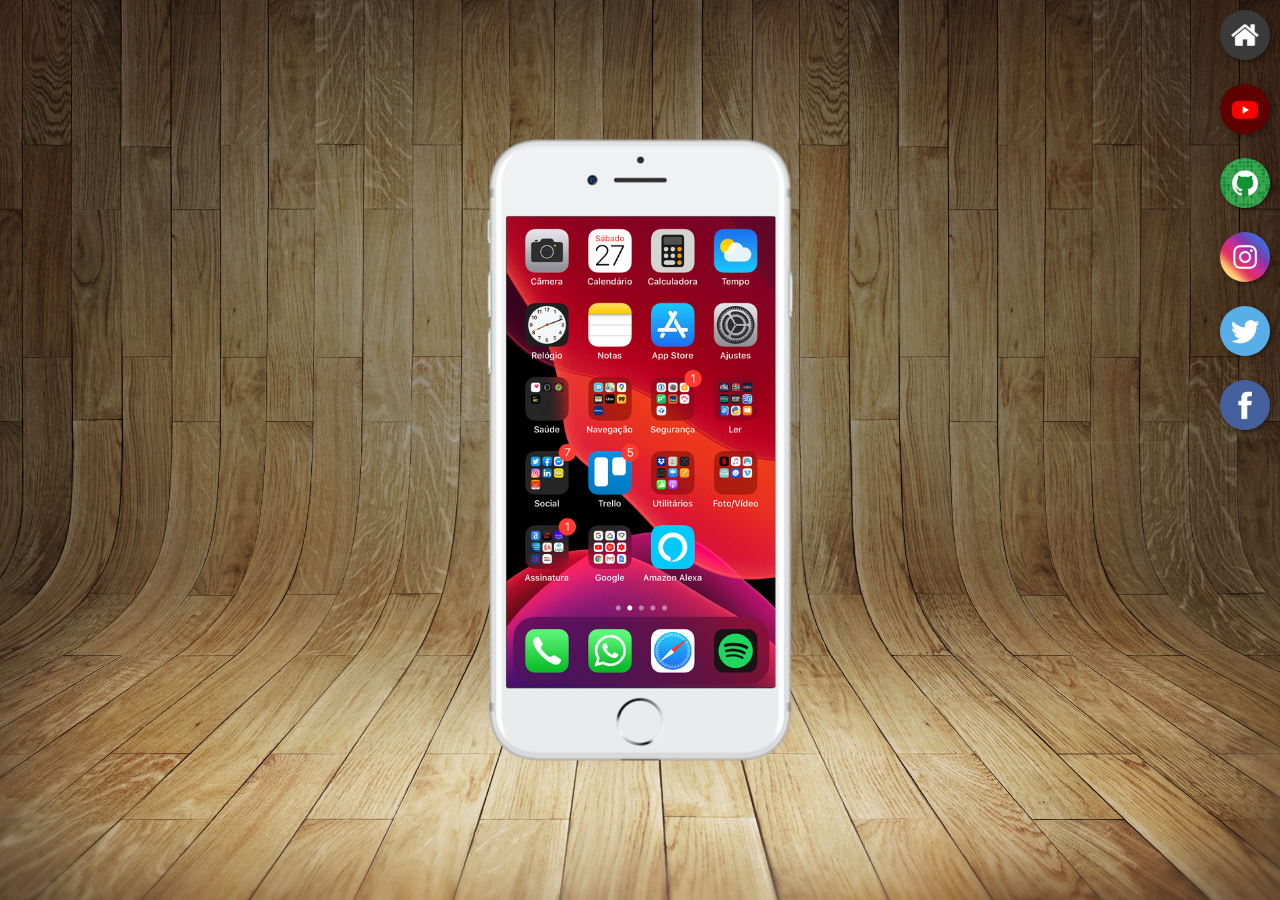
<file: index.html>
<!DOCTYPE html>
<html lang="pt-br">
<head>
    <meta charset="UTF-8">
    <meta name="viewport" content="width=device-width, initial-scale=1.0">
    <link rel="shortcut icon" href="favicon.ico" type="image/x-icon">
    <link rel="stylesheet" href="estilos/style.css">
    <title>Projeto Redes Sociais</title>
</head>
<body>
    <main>
        <section id="telefone">
            <iframe src="home.html" name="tela" id="tela" frameborder="0">
                Seu navegador não é compatível com isso.
            </iframe>
        </section>
        <section id="redes-sociais">
            <a href="home.html" target="tela"> <img src="imagens/logo-home.jpg" alt="Home"></a><br>
            <a href="youtube.html" target="tela"><img src="imagens/logo-youtube.jpg" alt="YouTube"></a><br>
            <a href="github.html" target="tela"><img src="imagens/logo-github.jpg" alt="GitHub"></a><br>
            <a href="instagram.html" target="tela"><img src="imagens/logo-instagram.jpg" alt="Instagram"></a><br>
            <a href="twitter.html" target="tela"><img src="imagens/logo-twitter.jpg" alt="logo-twitter"></a><br>
            <a href="facebook.html" target="tela"> <img src="imagens/logo-facebook.jpg" alt="Facebook"></a>
        </section>
    </main>
</body>
</html>
</file>
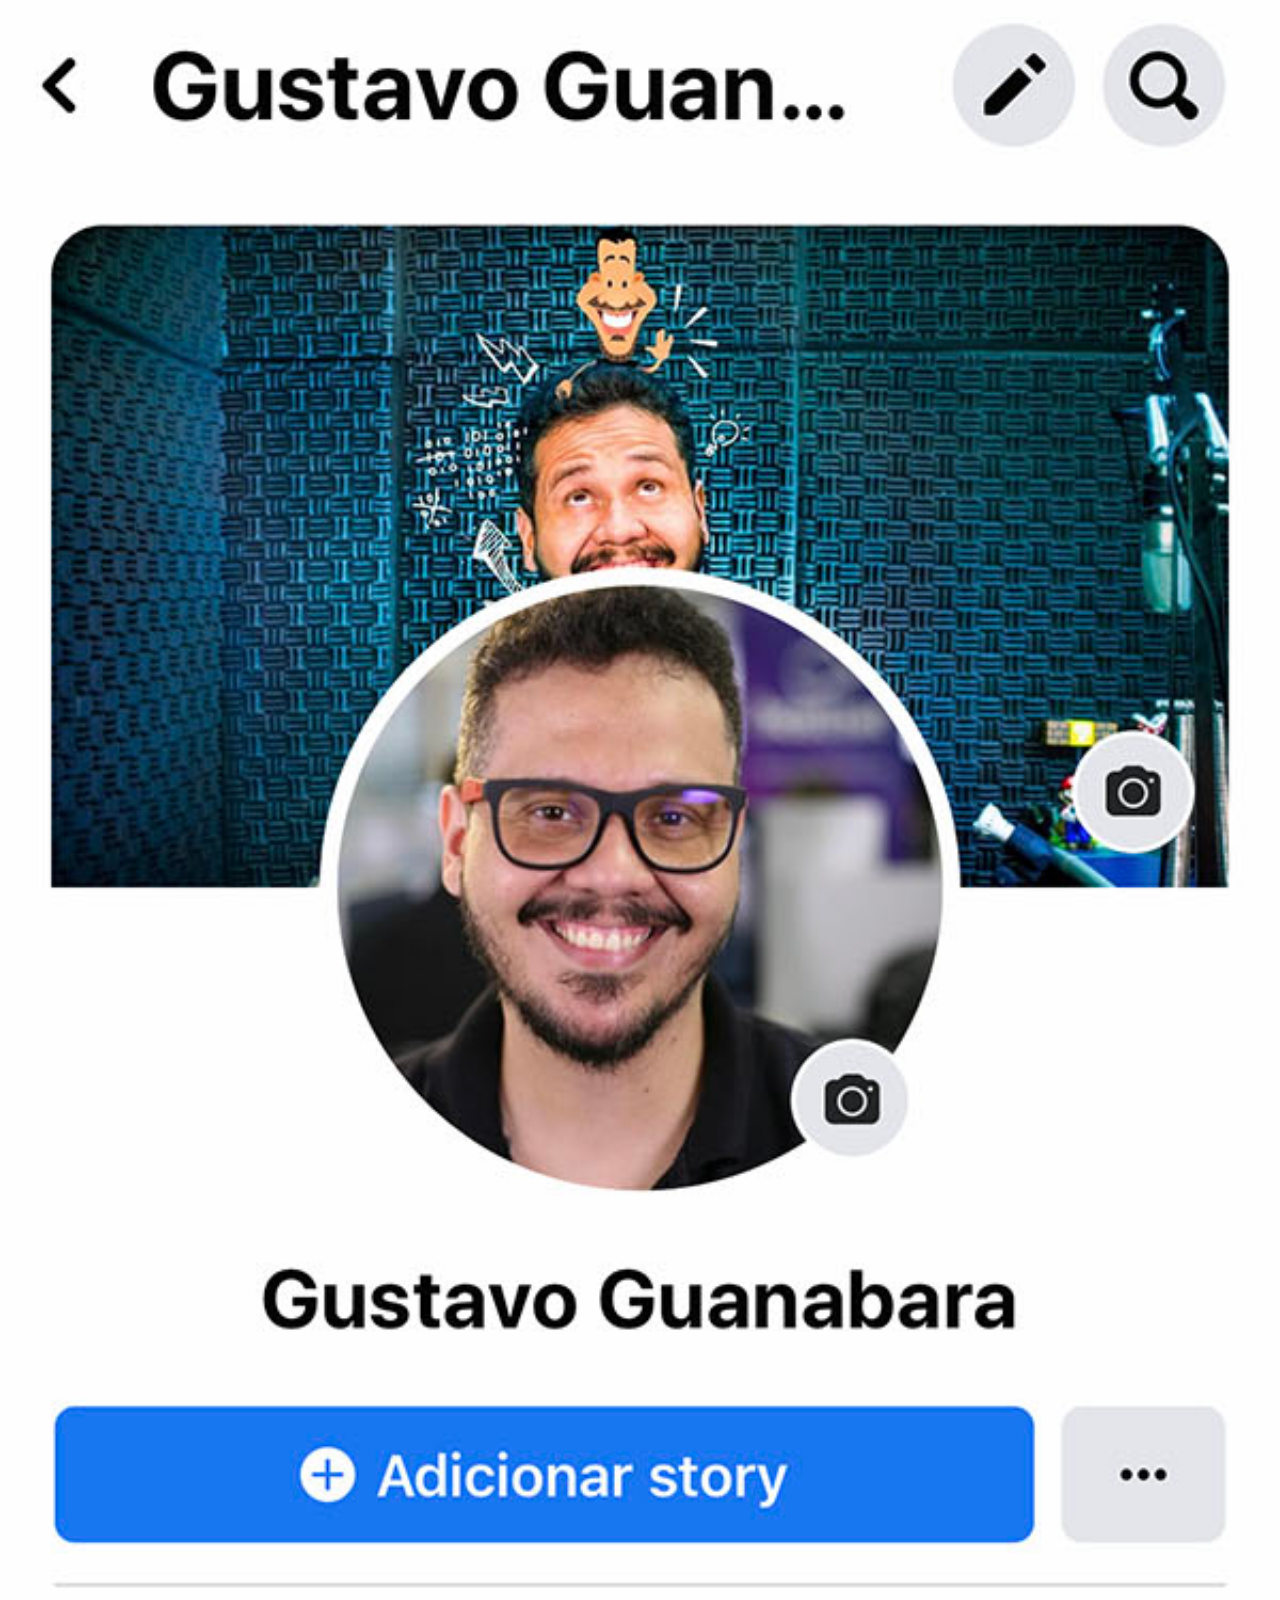
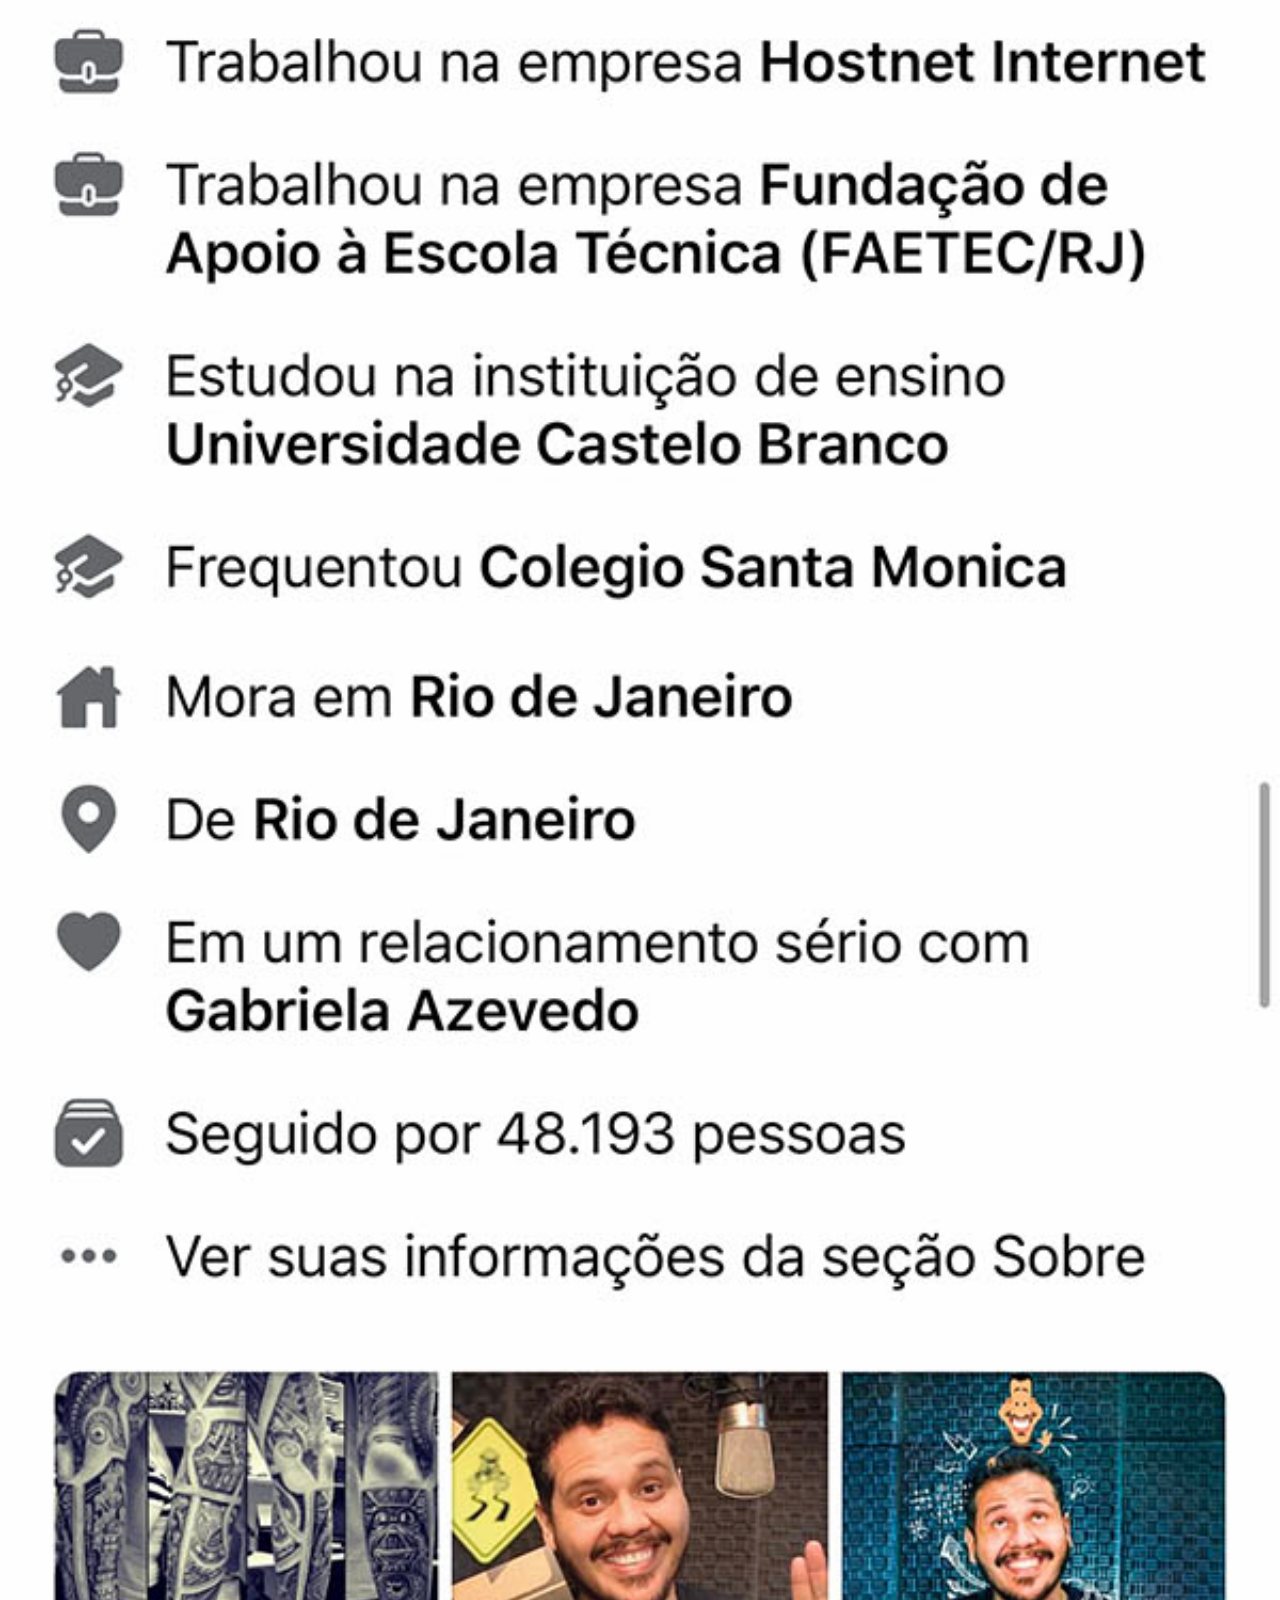
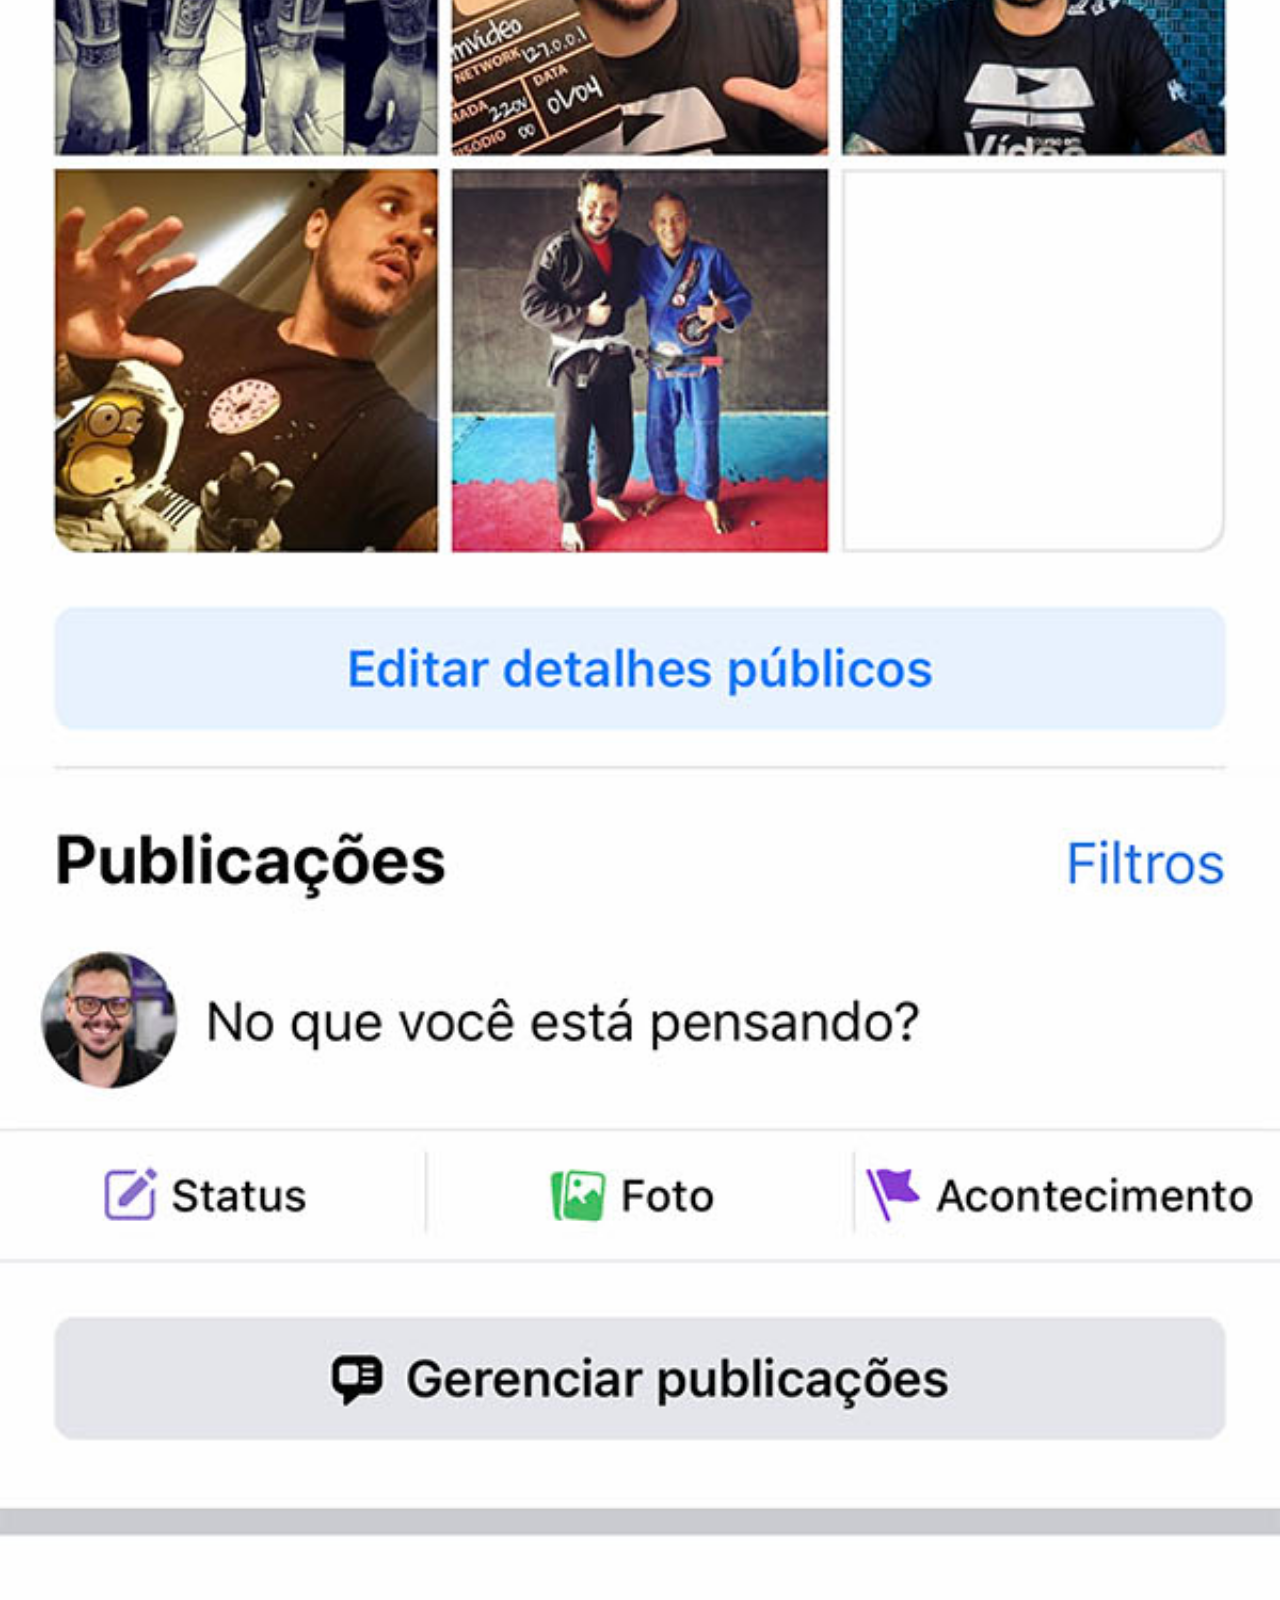
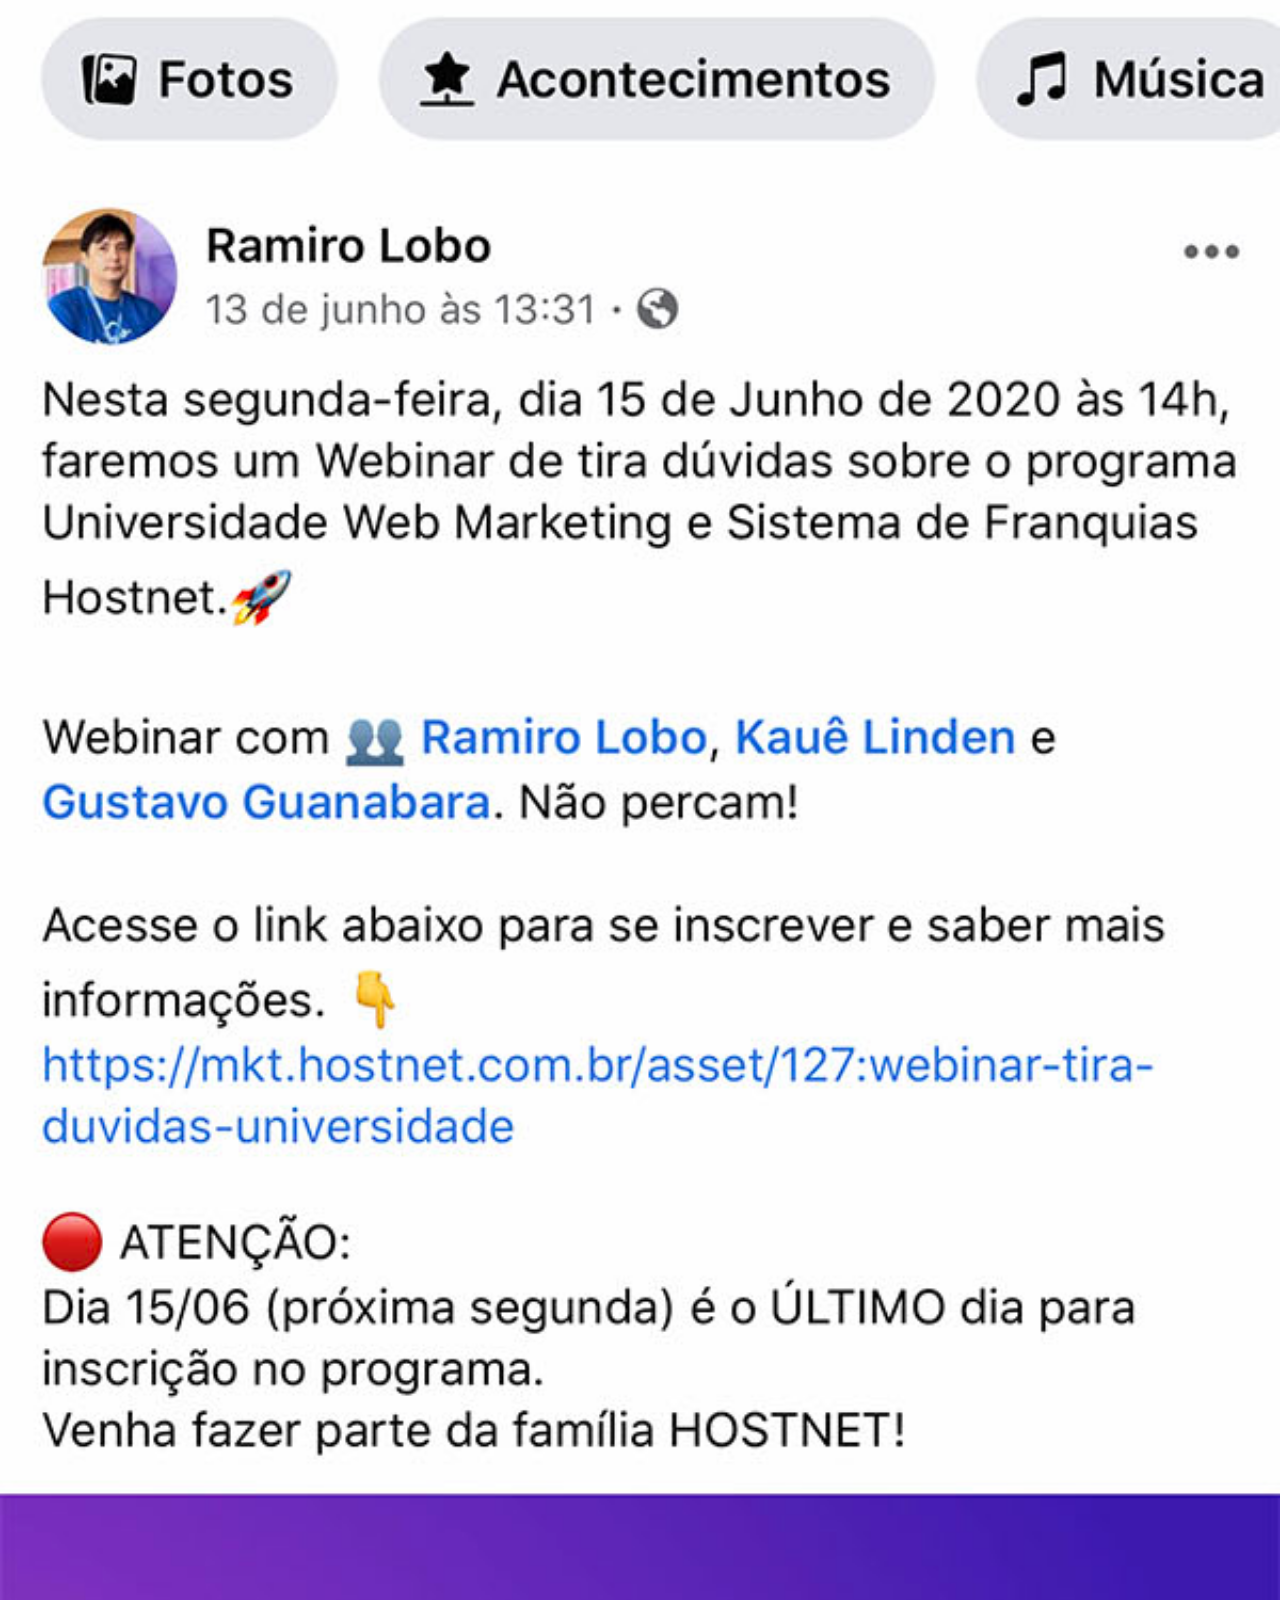
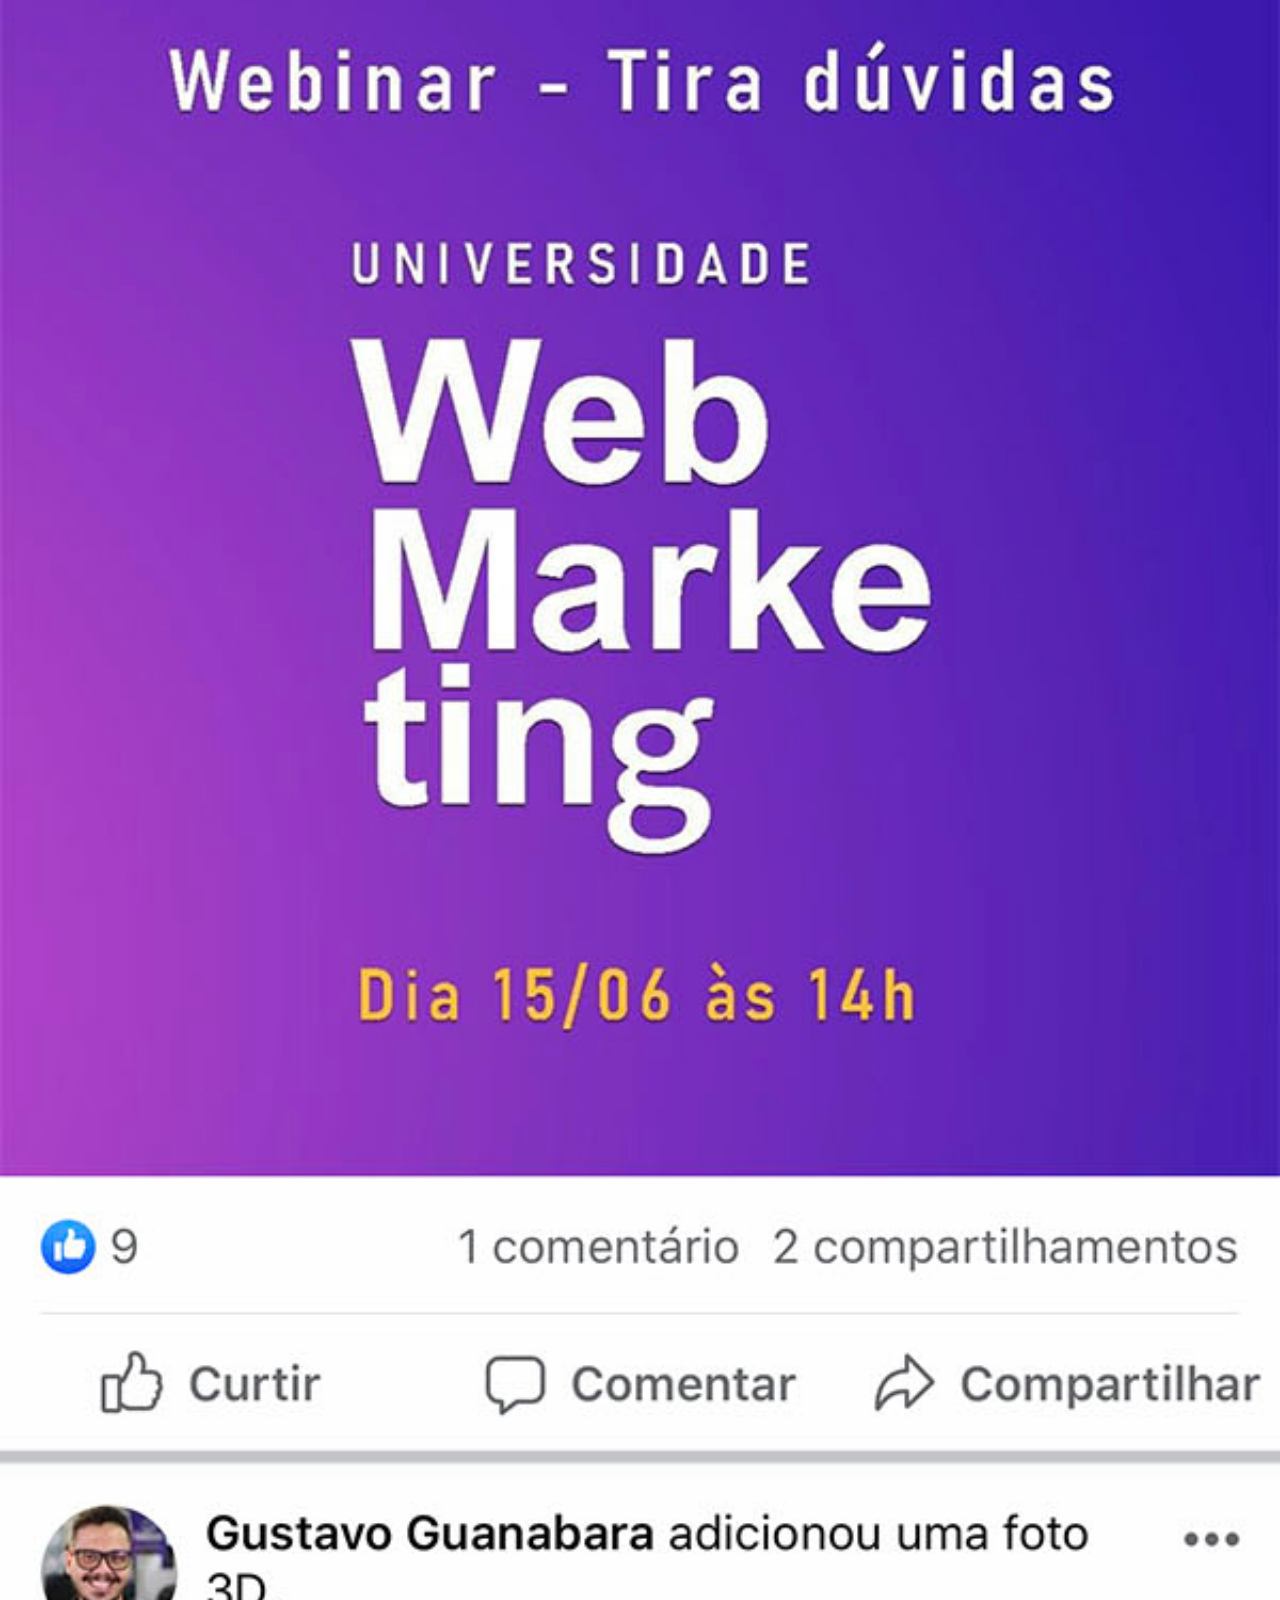
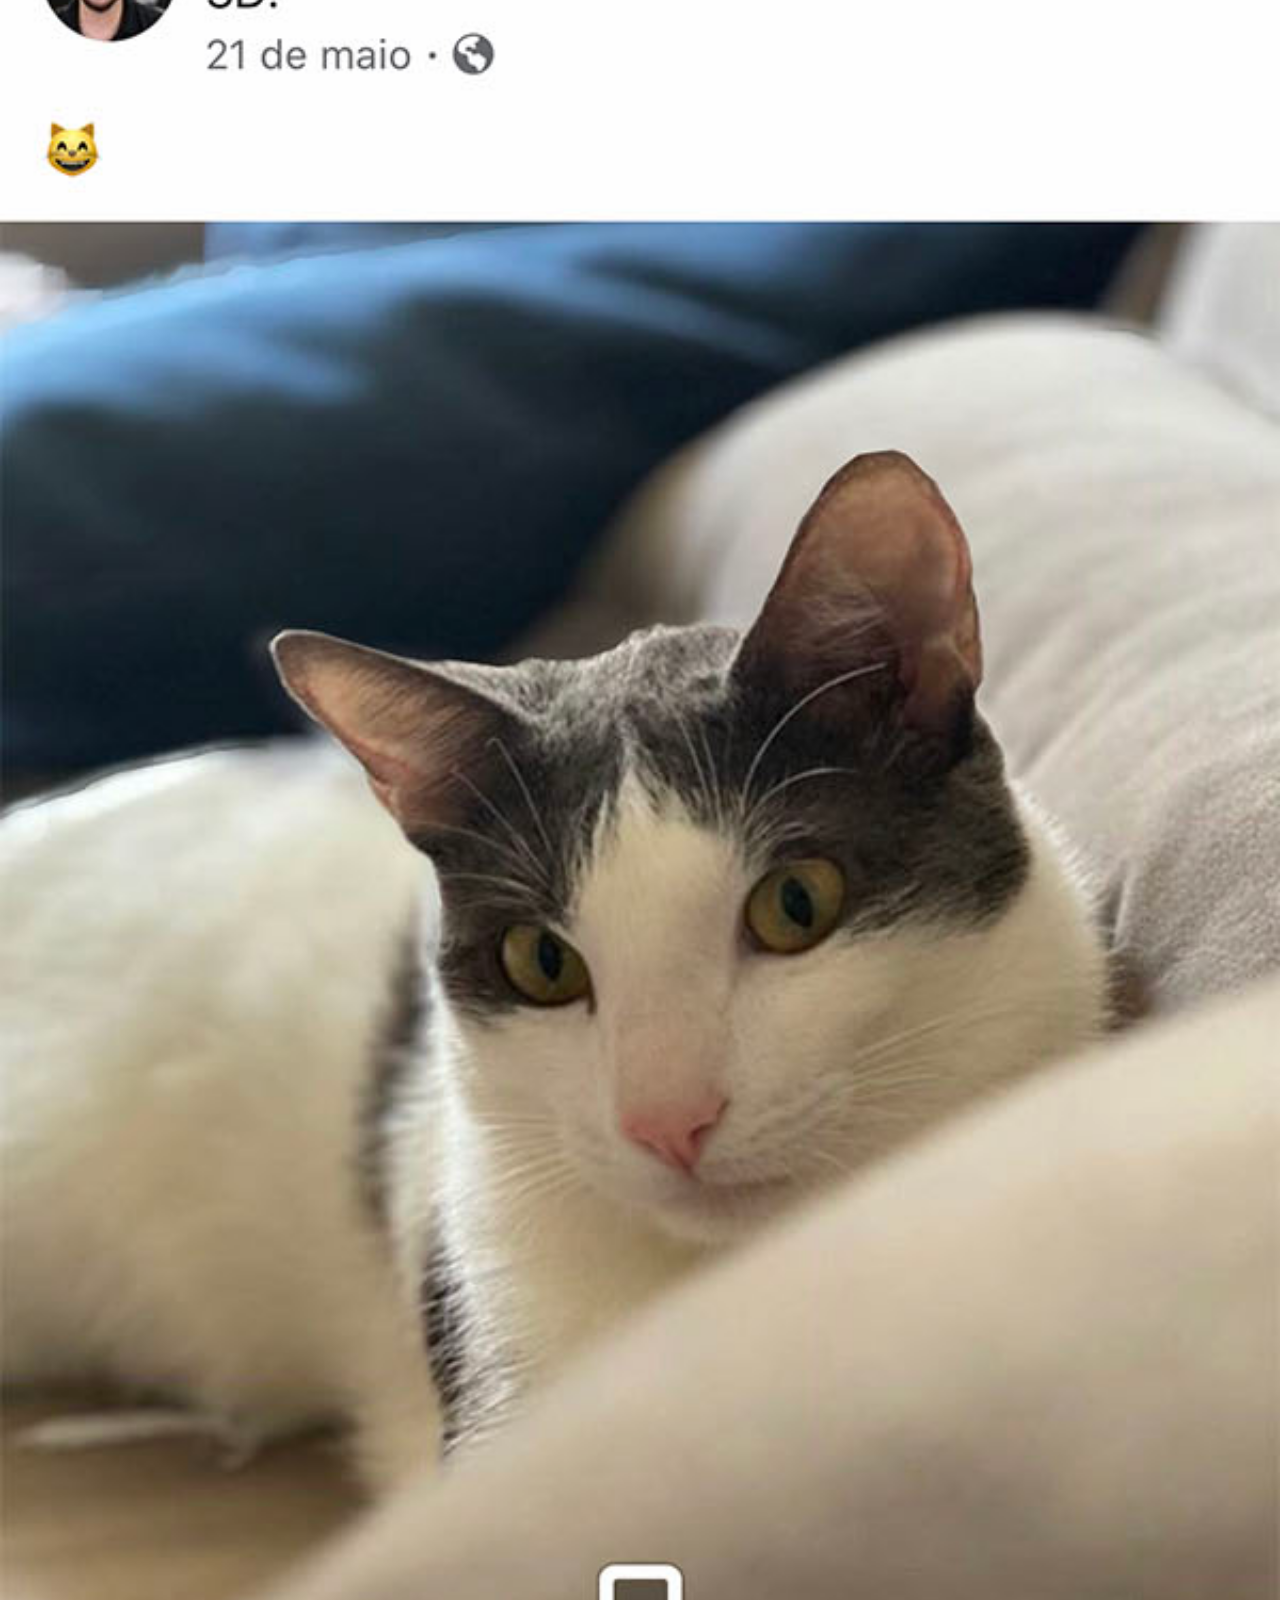
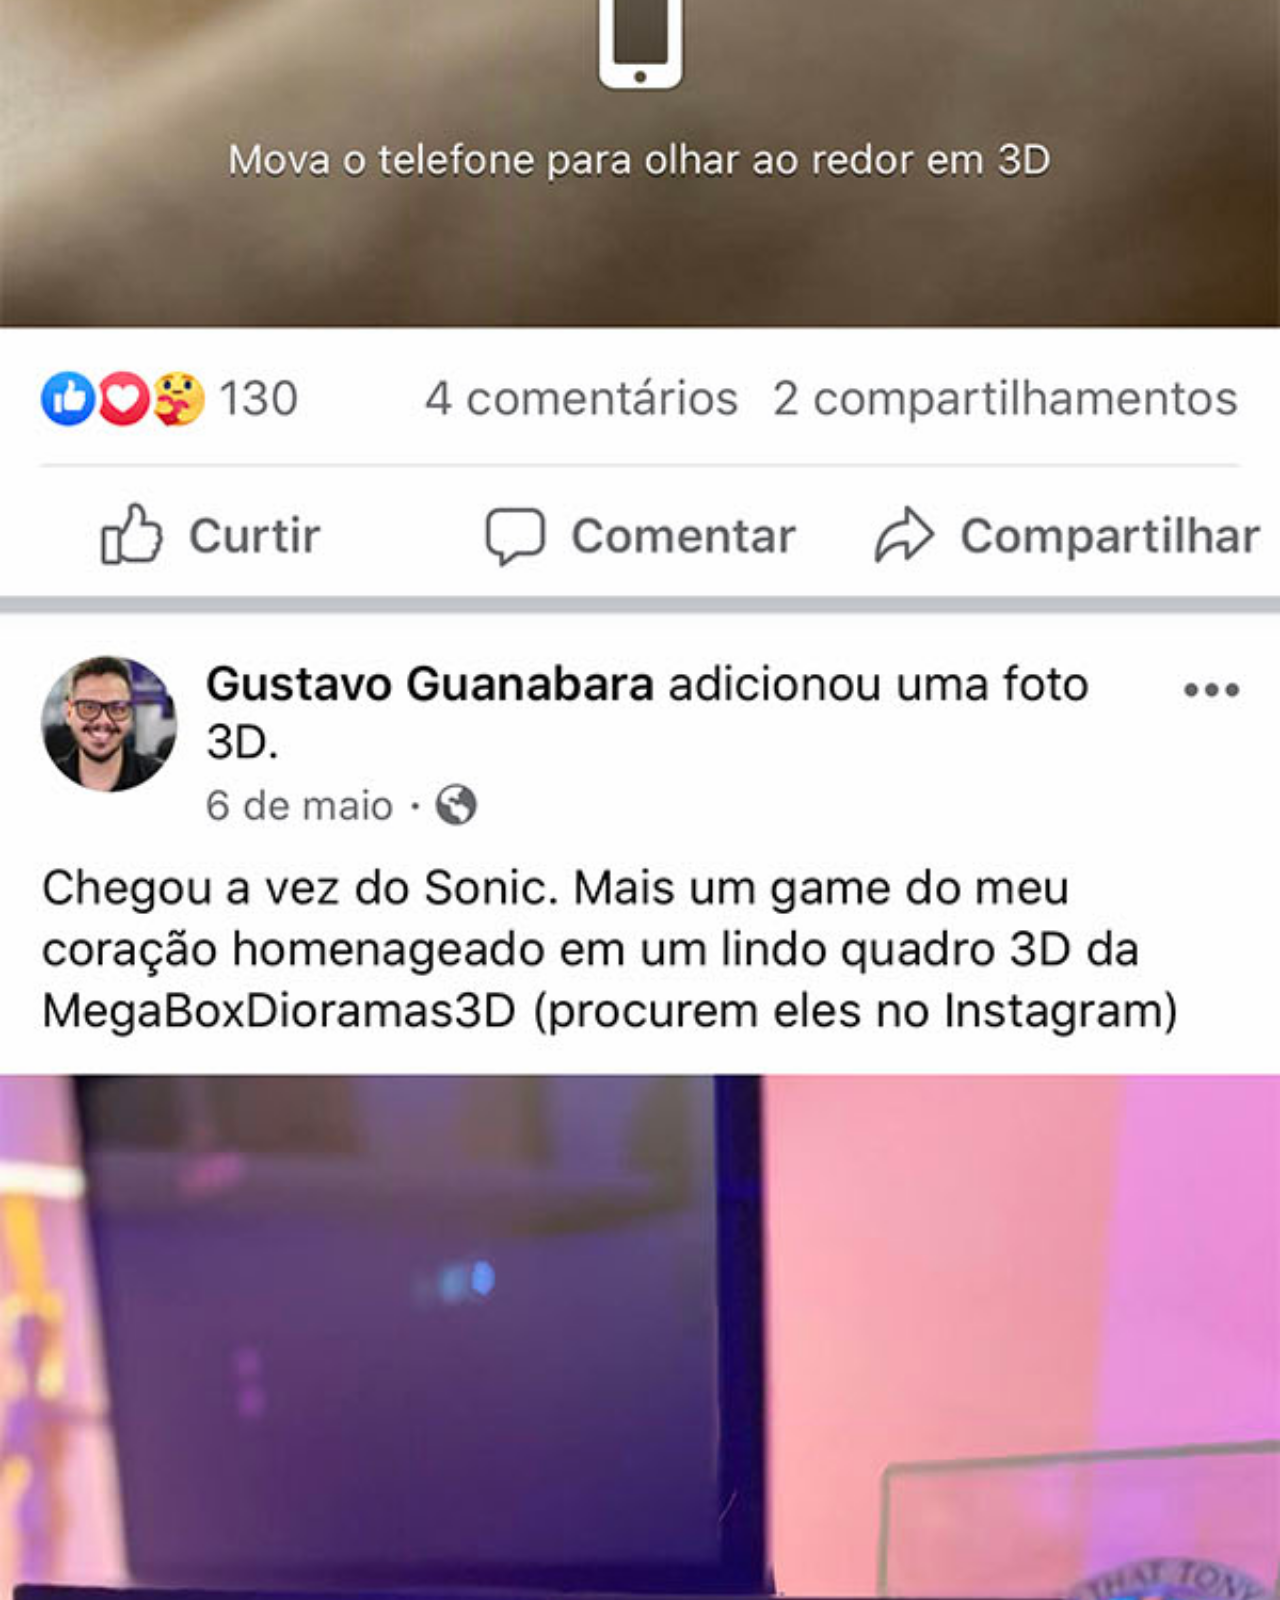
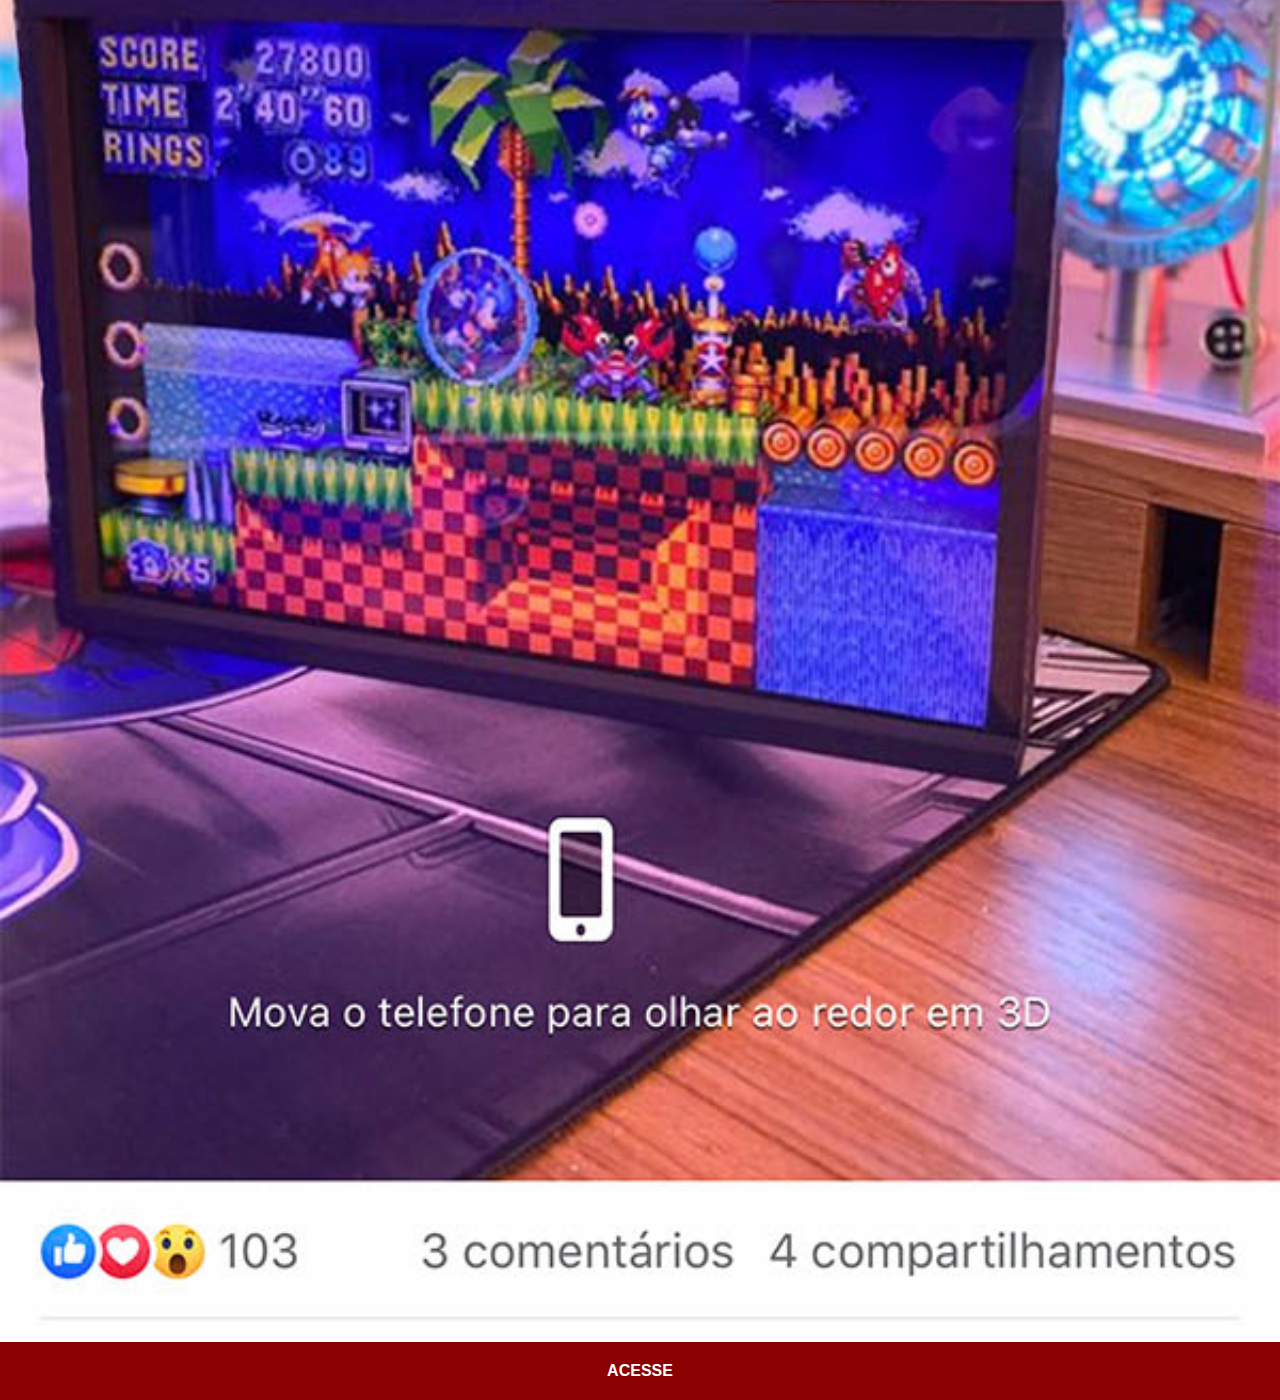
<file: facebook.html>
<!DOCTYPE html>
<html lang="pt-br">
<head>
    <meta charset="UTF-8">
    <meta name="viewport" content="width=device-width, initial-scale=1.0">
    <title>Facebook</title>
    <link rel="stylesheet" href="estilos/social.css">
</head>
<body>
    <img src="imagens/tela-facebook.jpg" alt="Facebook">
    <a href="https://www.facebook.com/gustavoguanabara/" target="_blank">ACESSE</a>
</body>
</html>
</file>
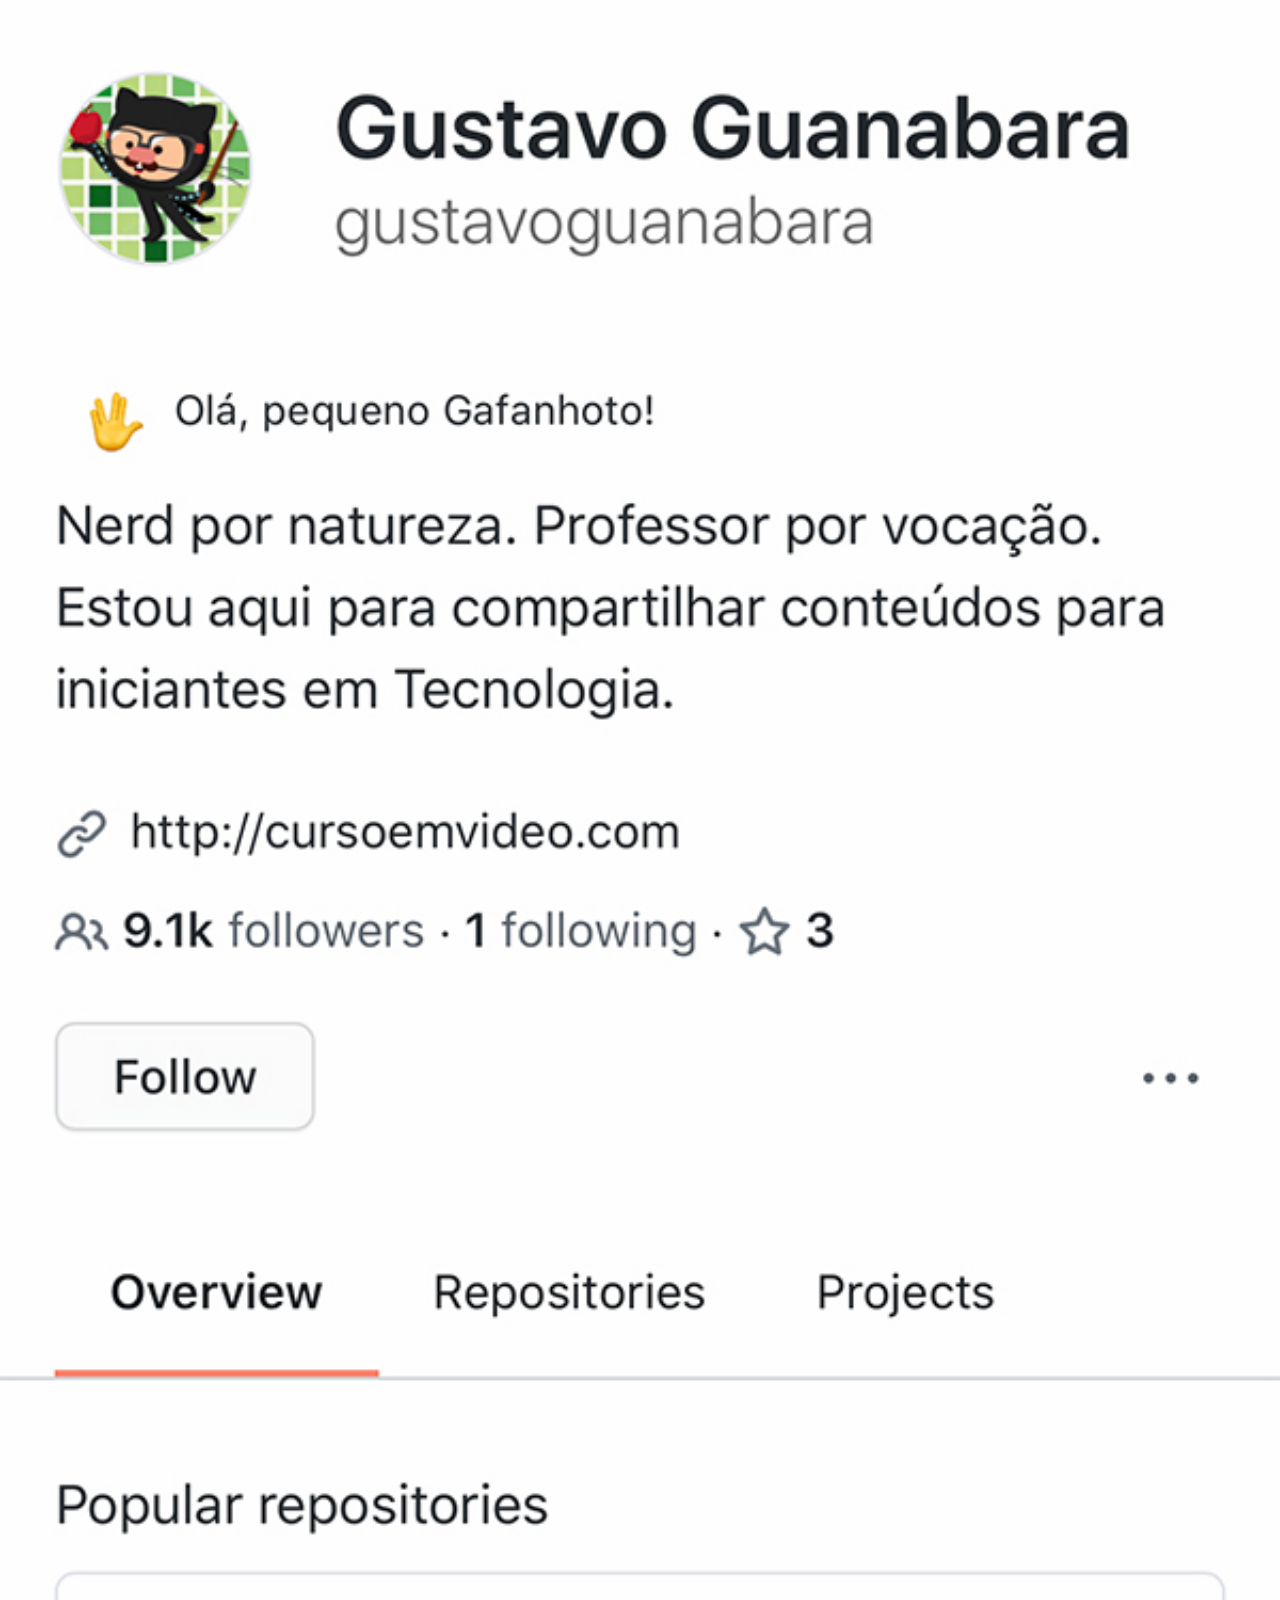
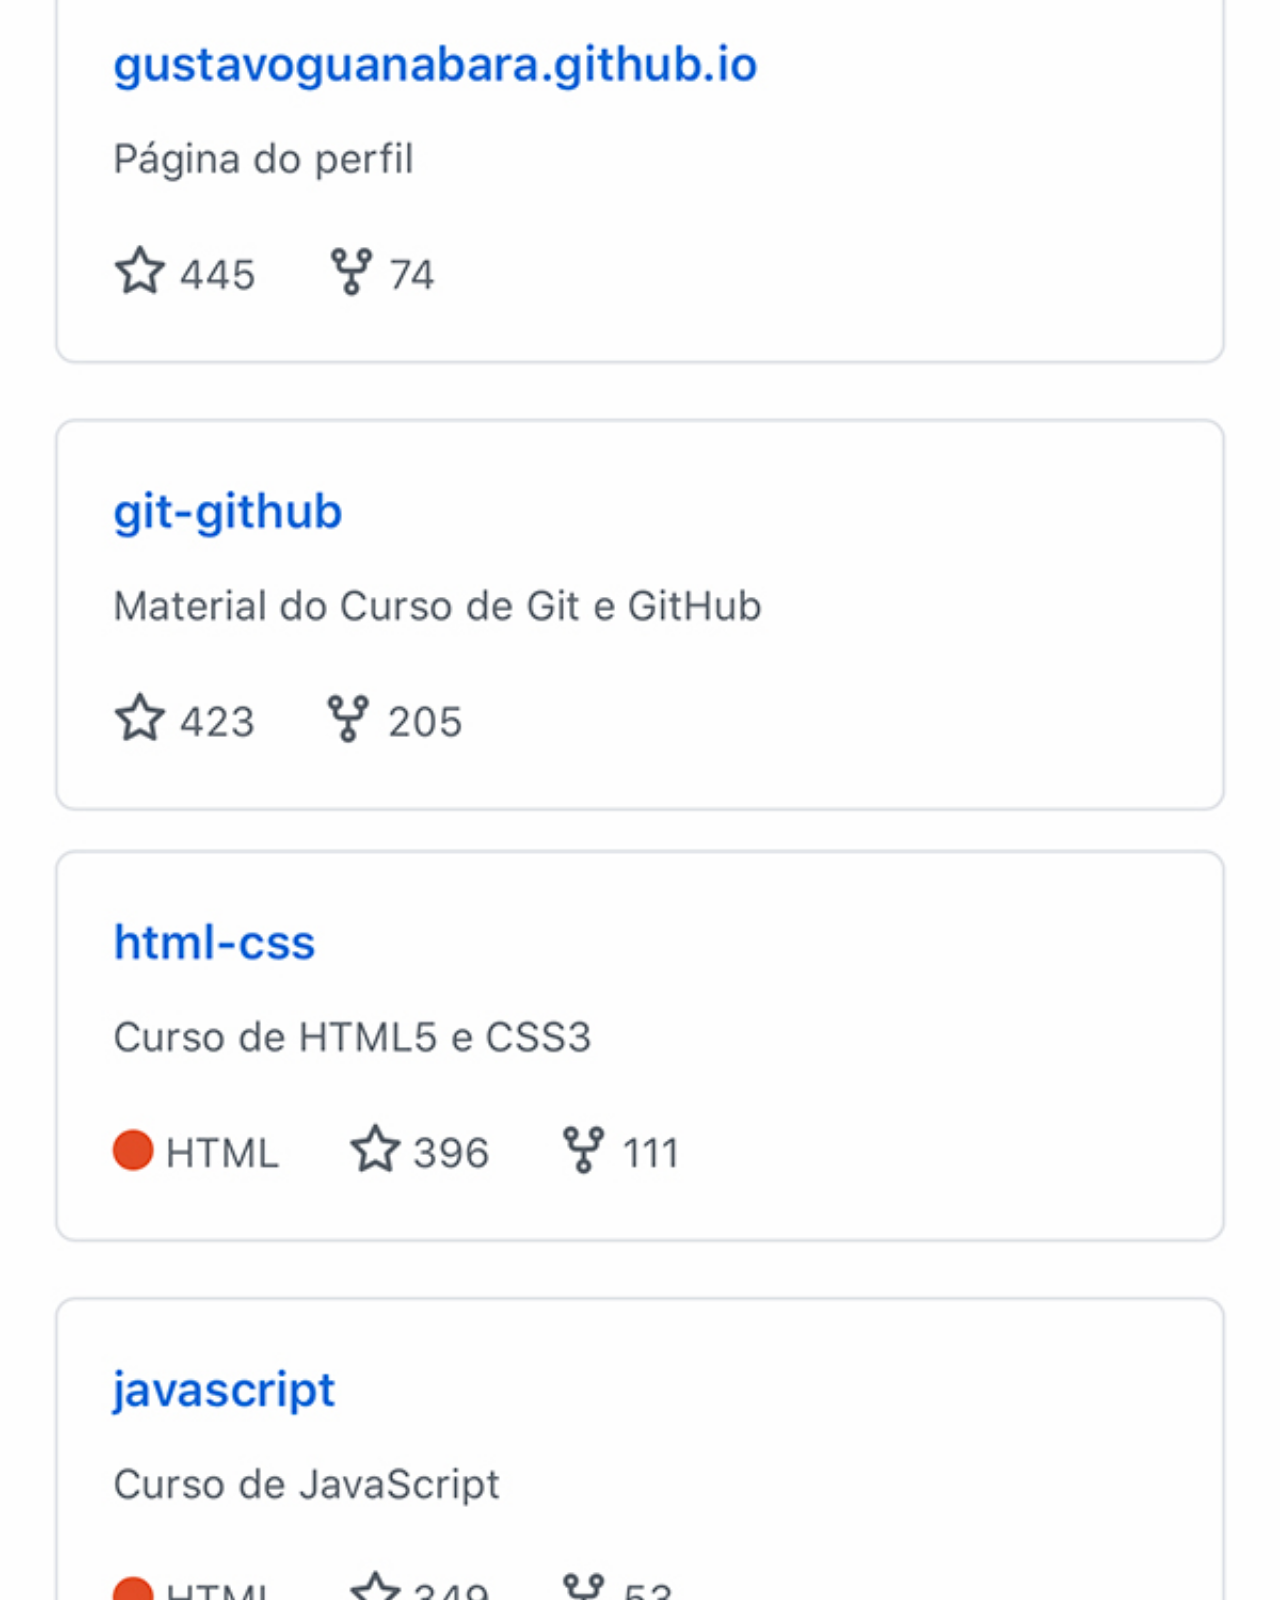
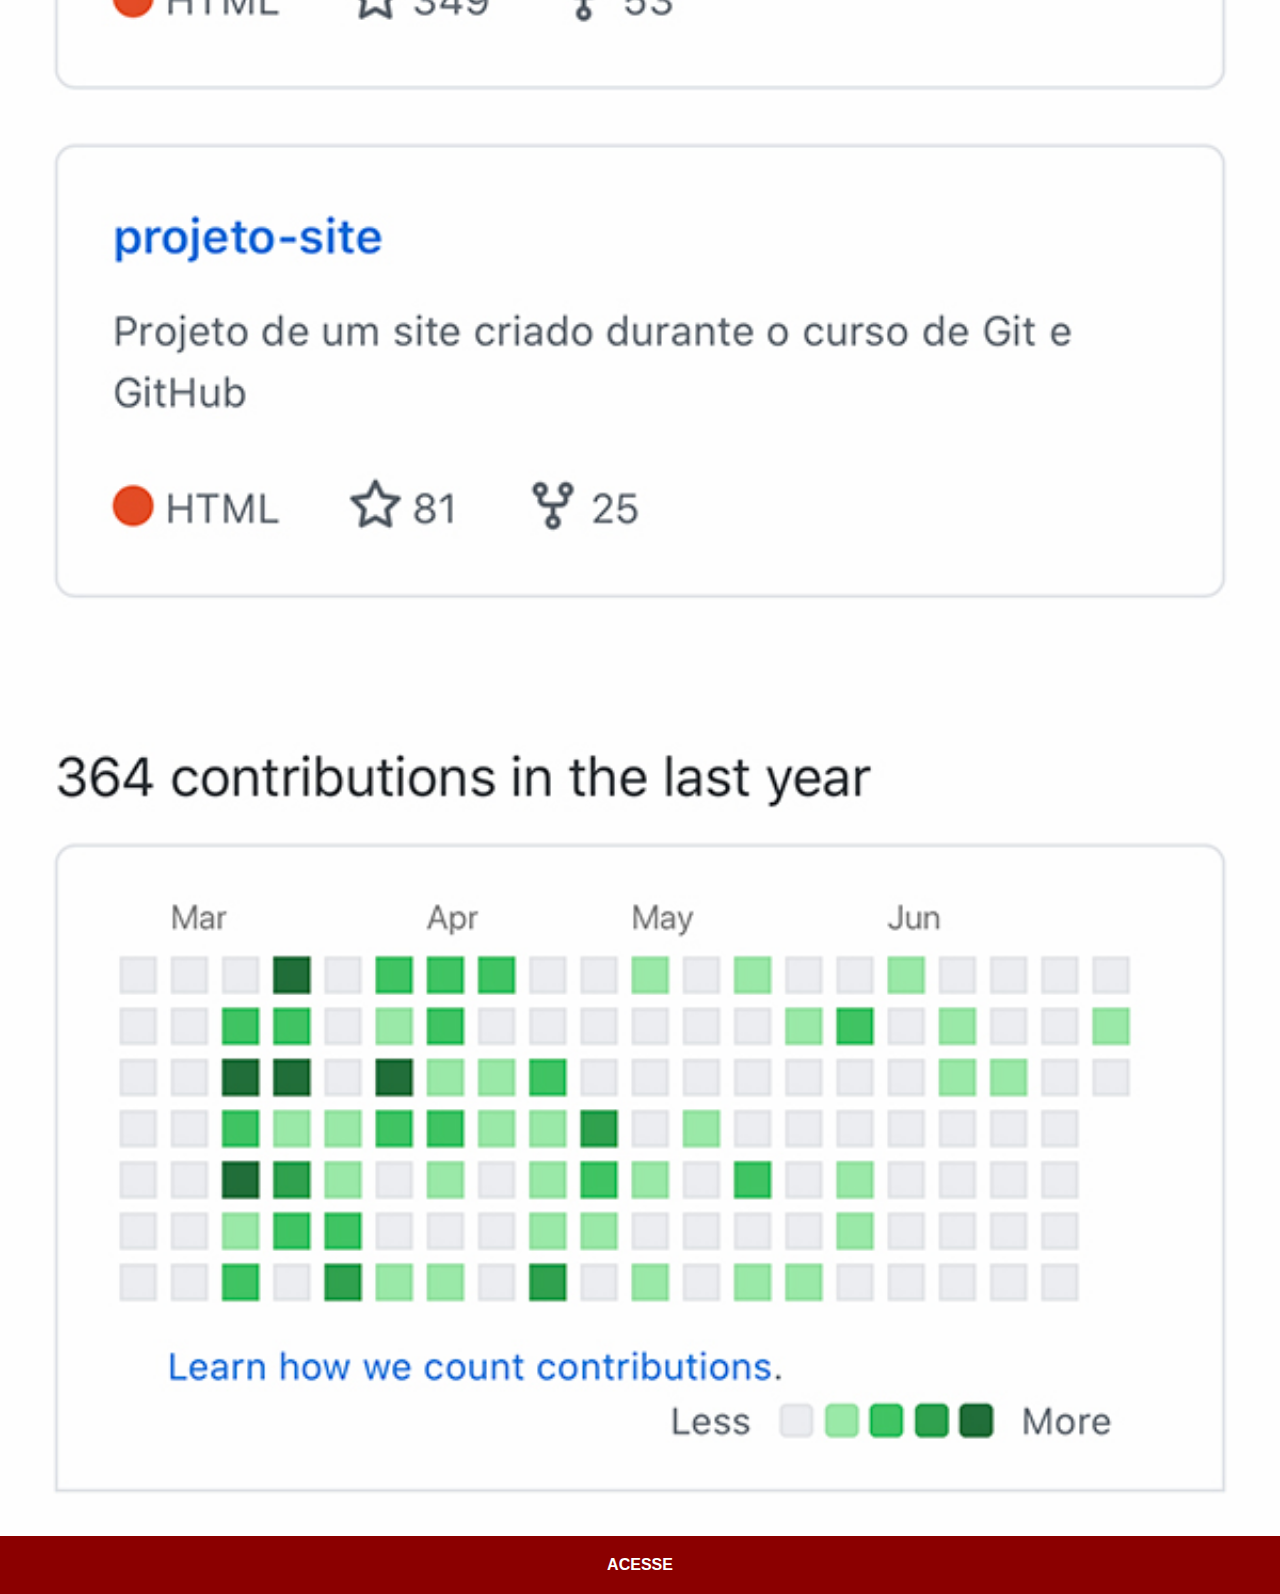
<file: github.html>
<!DOCTYPE html>
<html lang="pt-br">
<head>
    <meta charset="UTF-8">
    <meta name="viewport" content="width=device-width, initial-scale=1.0">
    <title>GitHub</title>
    <link rel="stylesheet" href="estilos/social.css">
</head>
<body>
    <img src="imagens/tela-github.jpg" alt="GitHub">
    <a href="https://github.com/gustavoguanabara/" target="_blank">ACESSE</a>
</body>
</html>
</file>
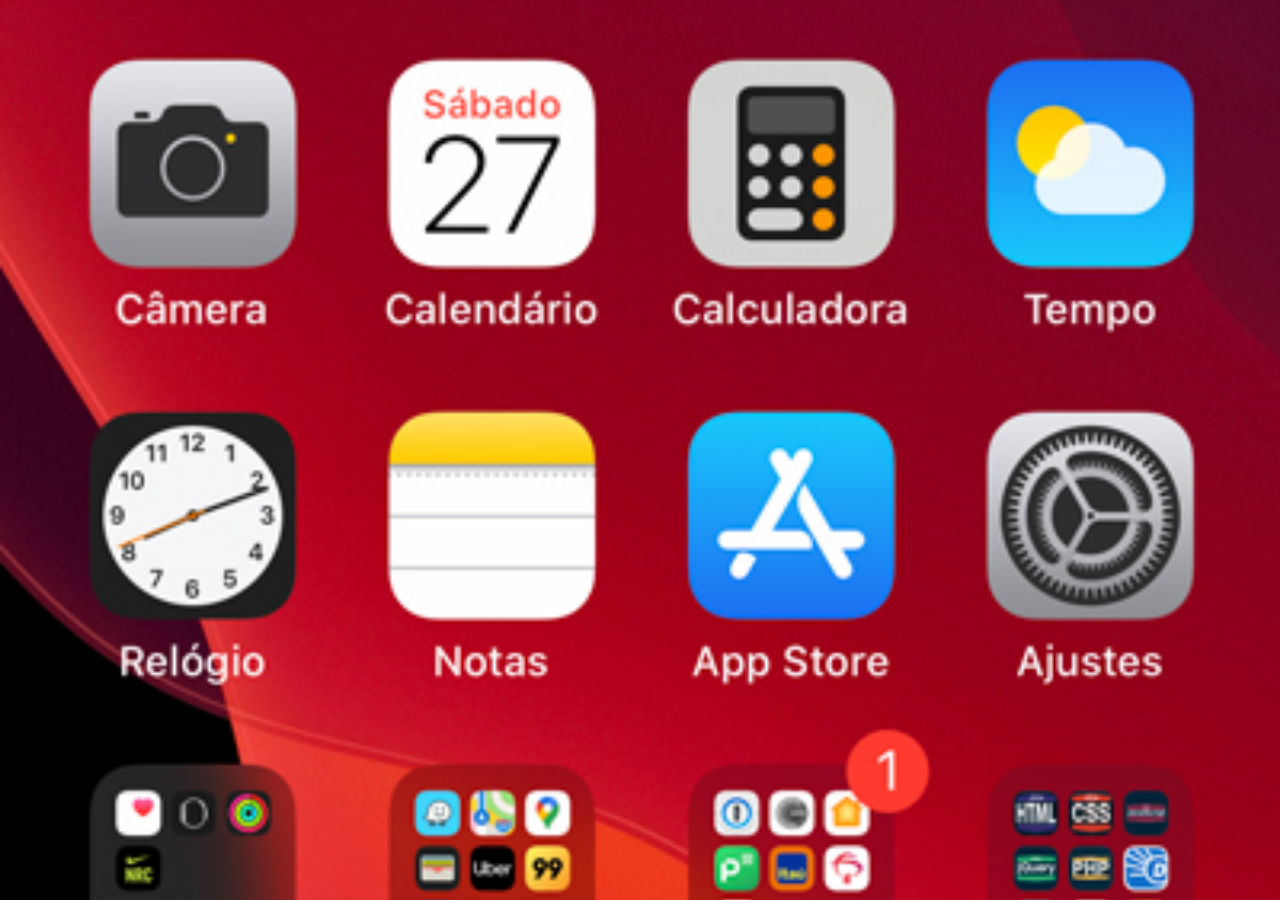
<file: home.html>
<!DOCTYPE html>
<html lang="pt-br">
<head>
    <meta charset="UTF-8">
    <meta name="viewport" content="width=device-width, initial-scale=1.0">
    <title>Home</title>
</head>
<style>
    * {
        margin: 0px;
        padding: 0px;
    }

    body {
        width: 100vw;
        height: 100vh;
        background: black url('imagens/tela-home.jpg')
        no-repeat top center;
        background-size: cover;
    }
</style>
<body>
    
</body>
</html>
</file>
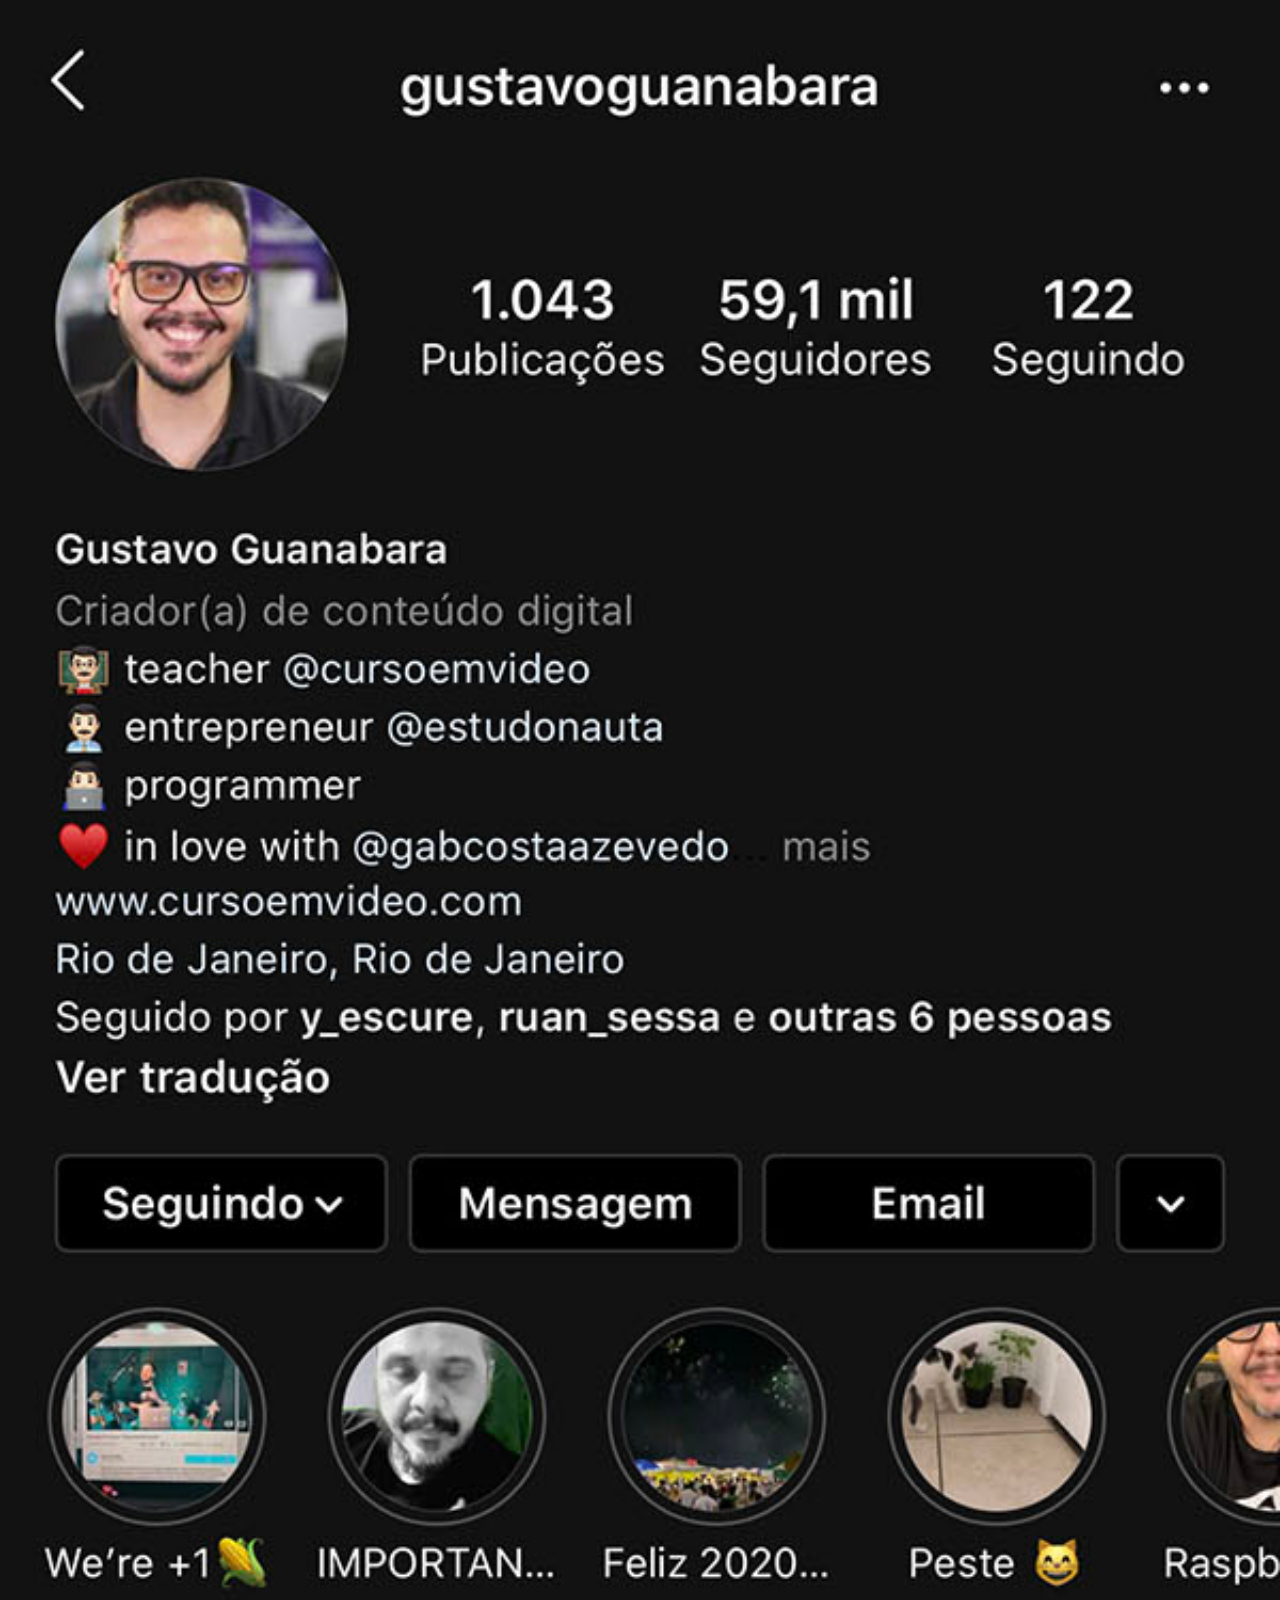
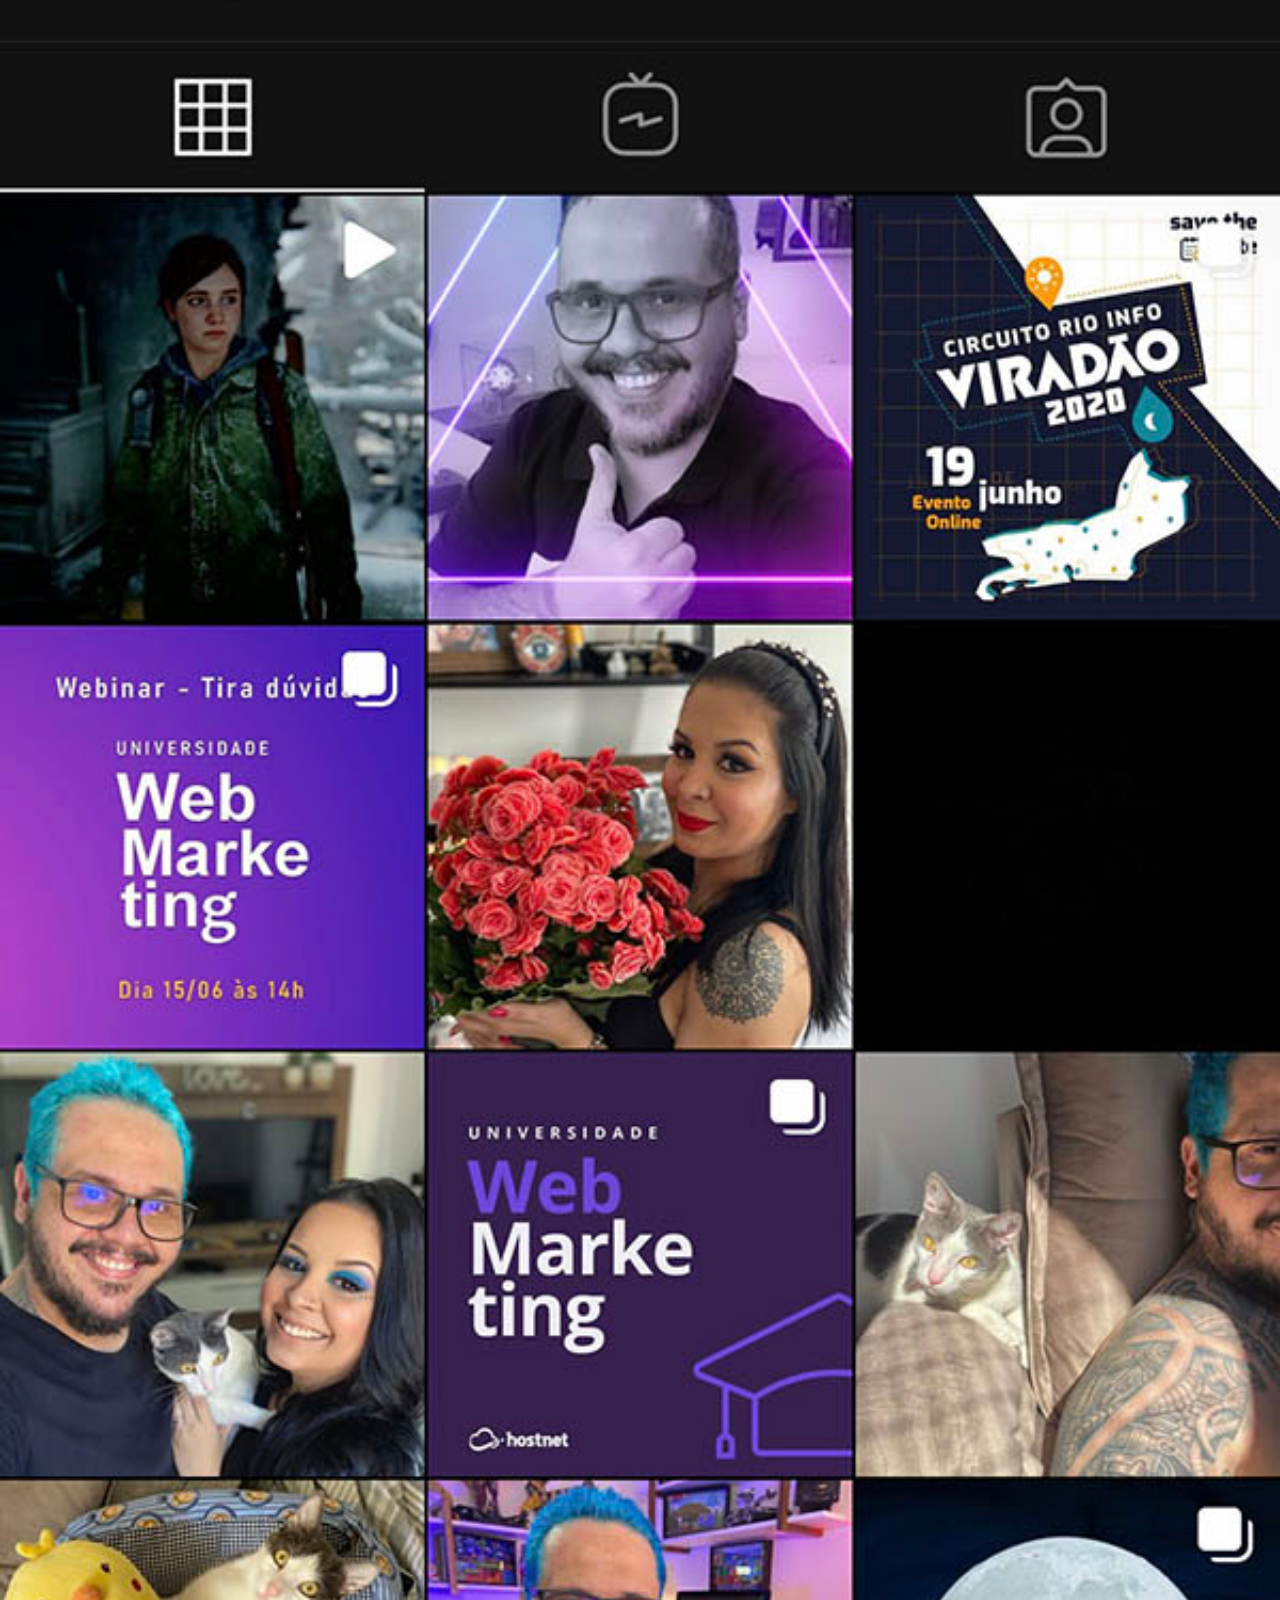
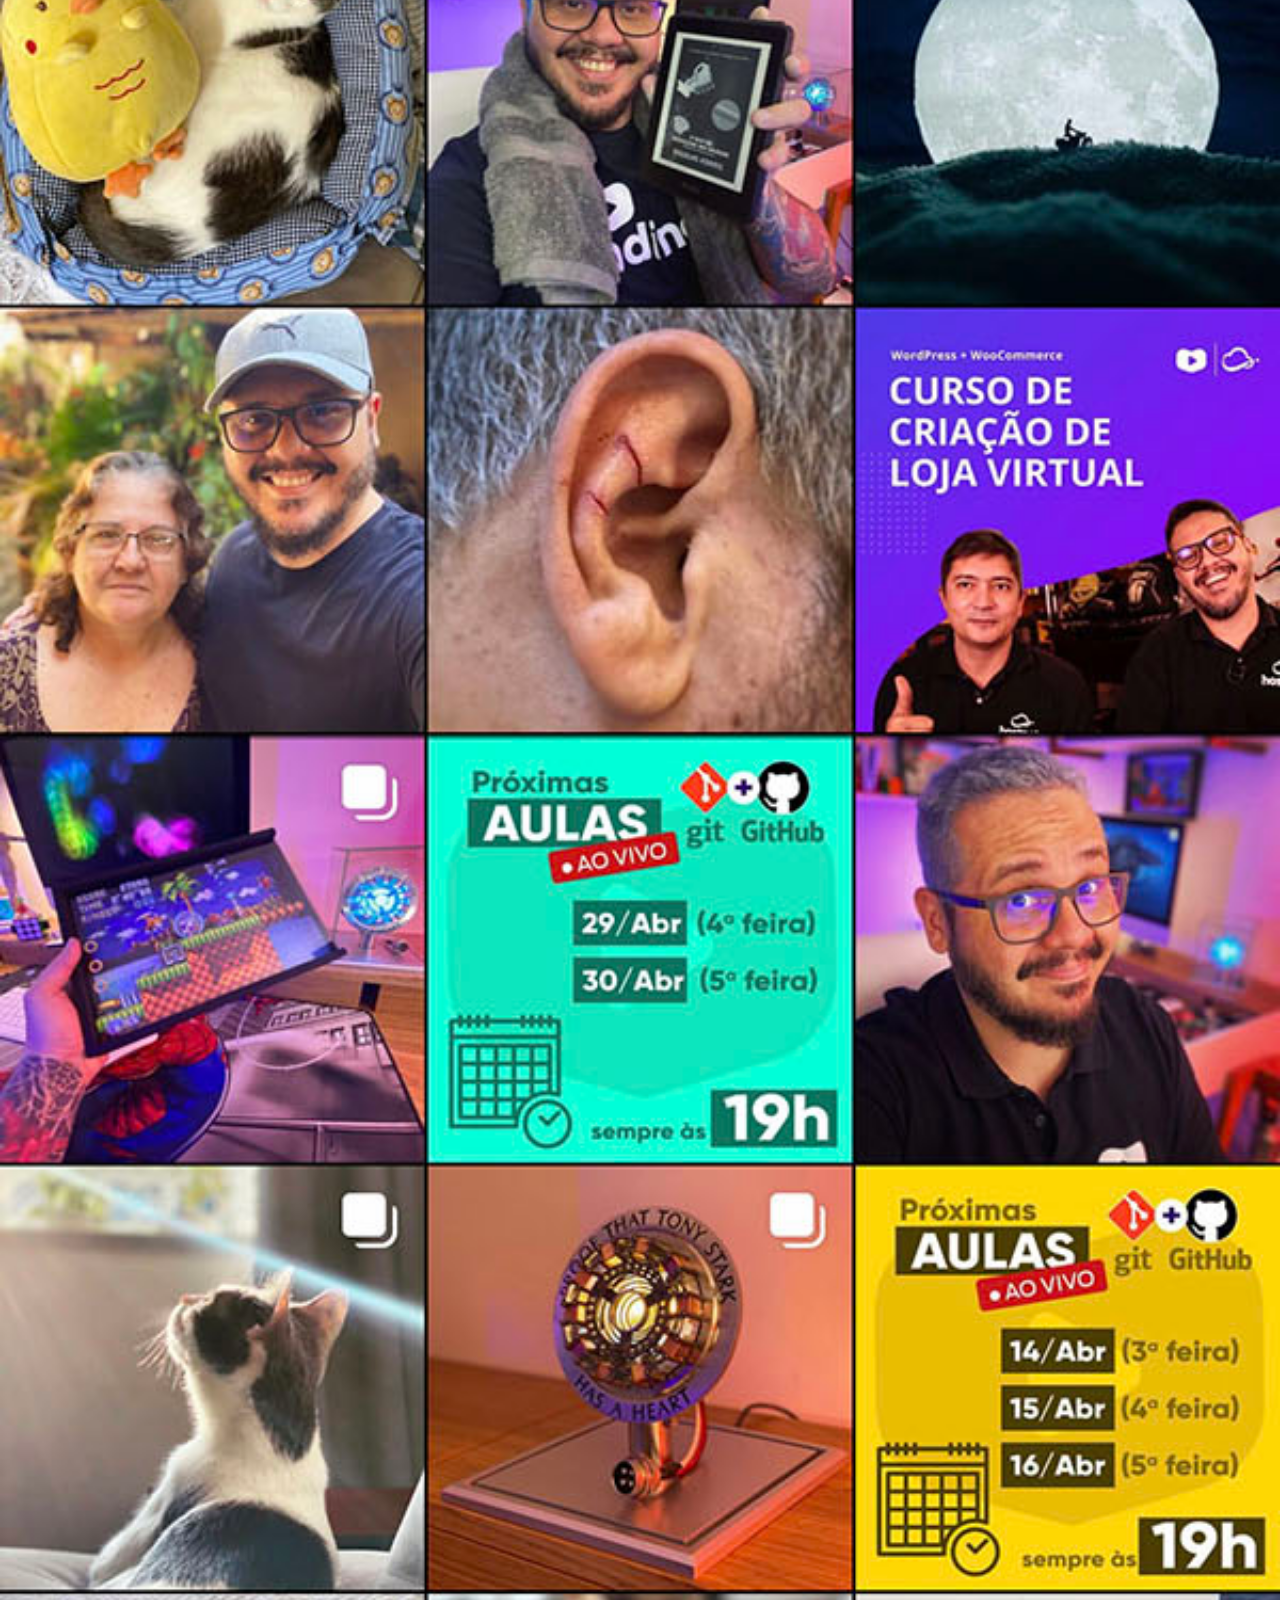
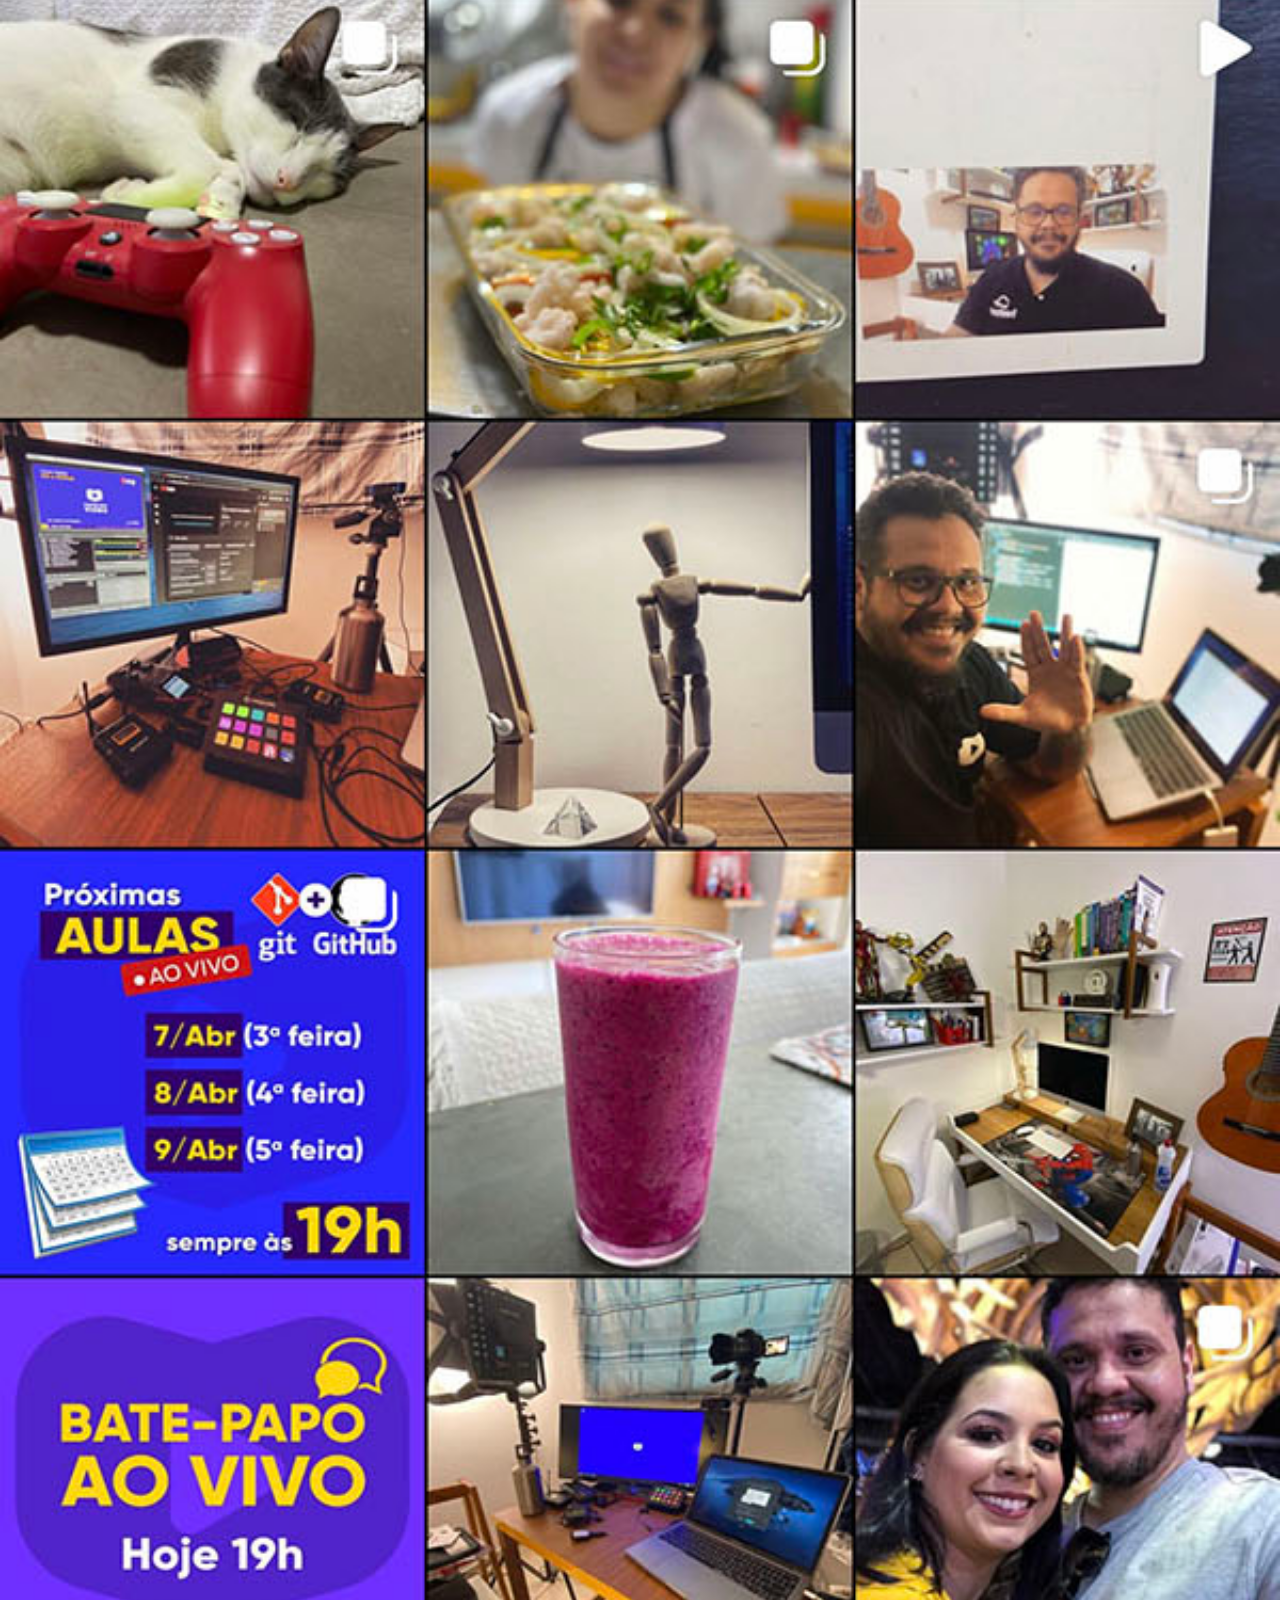
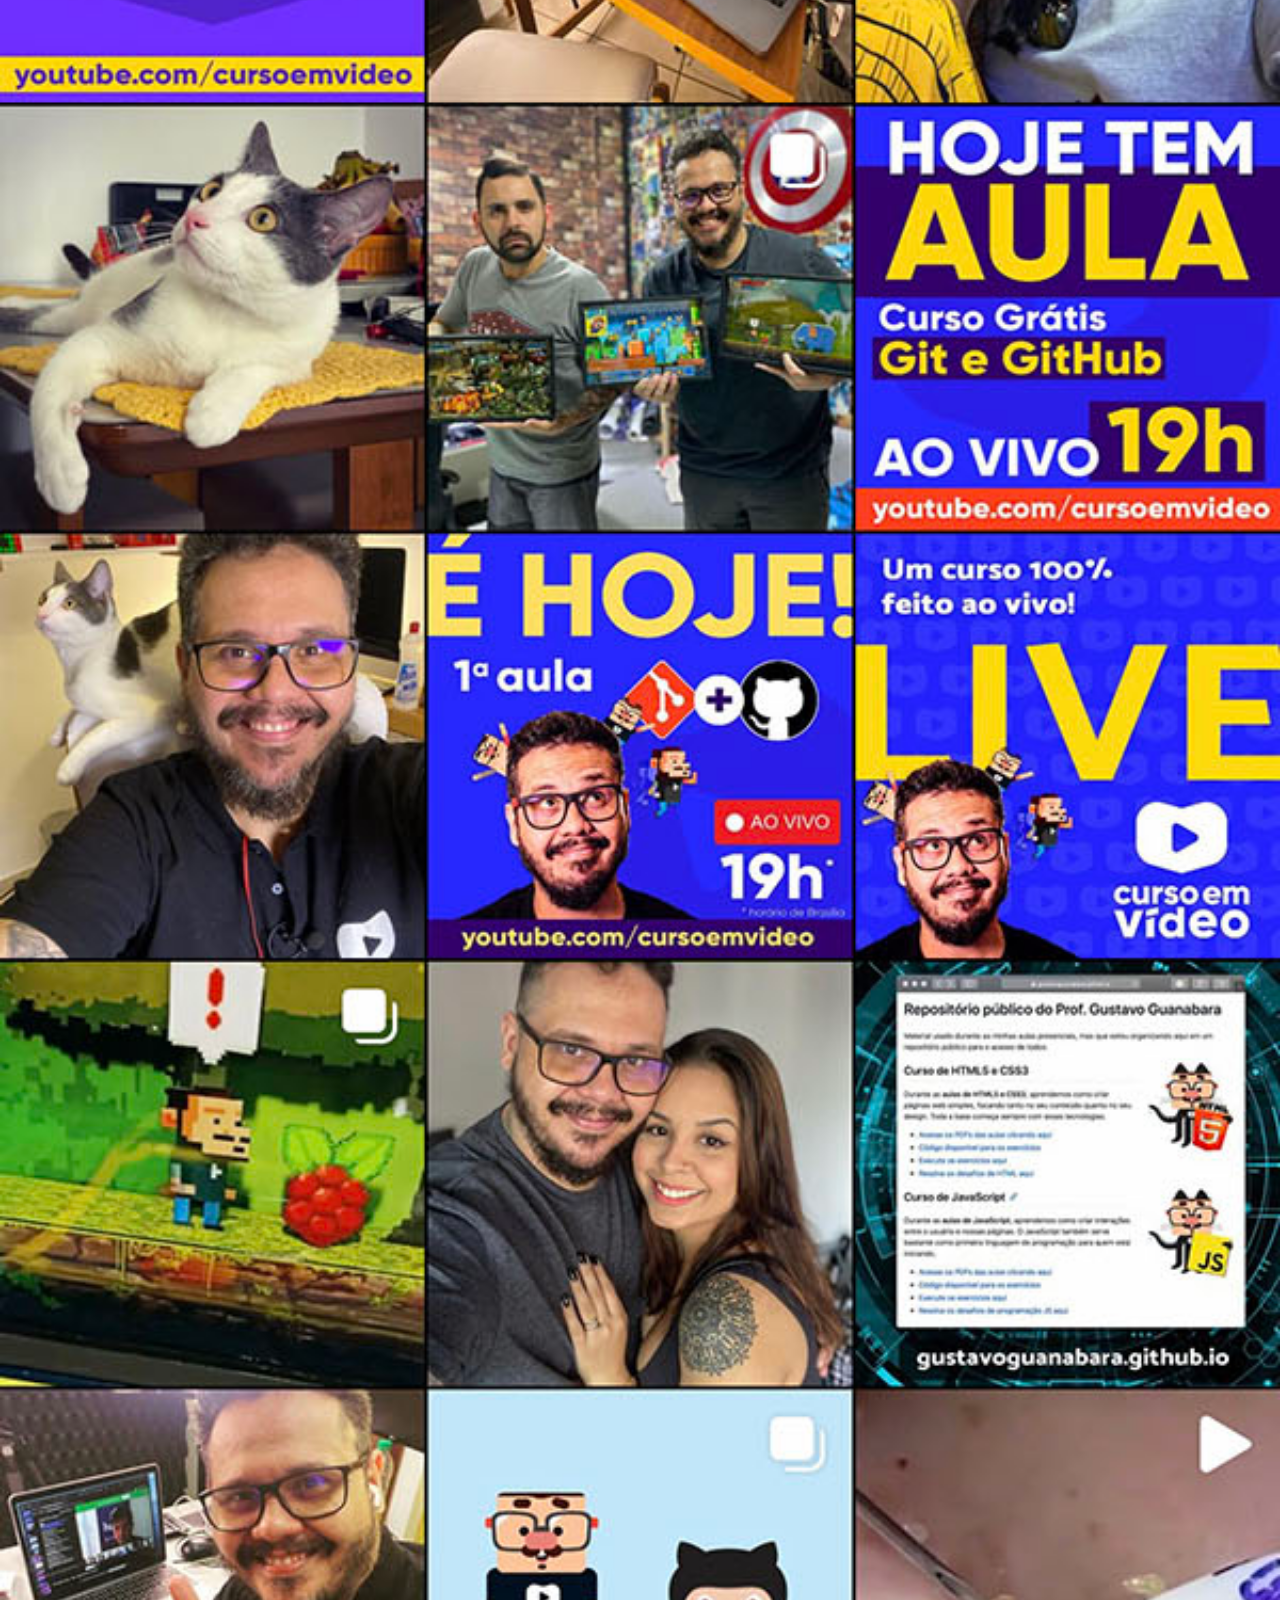
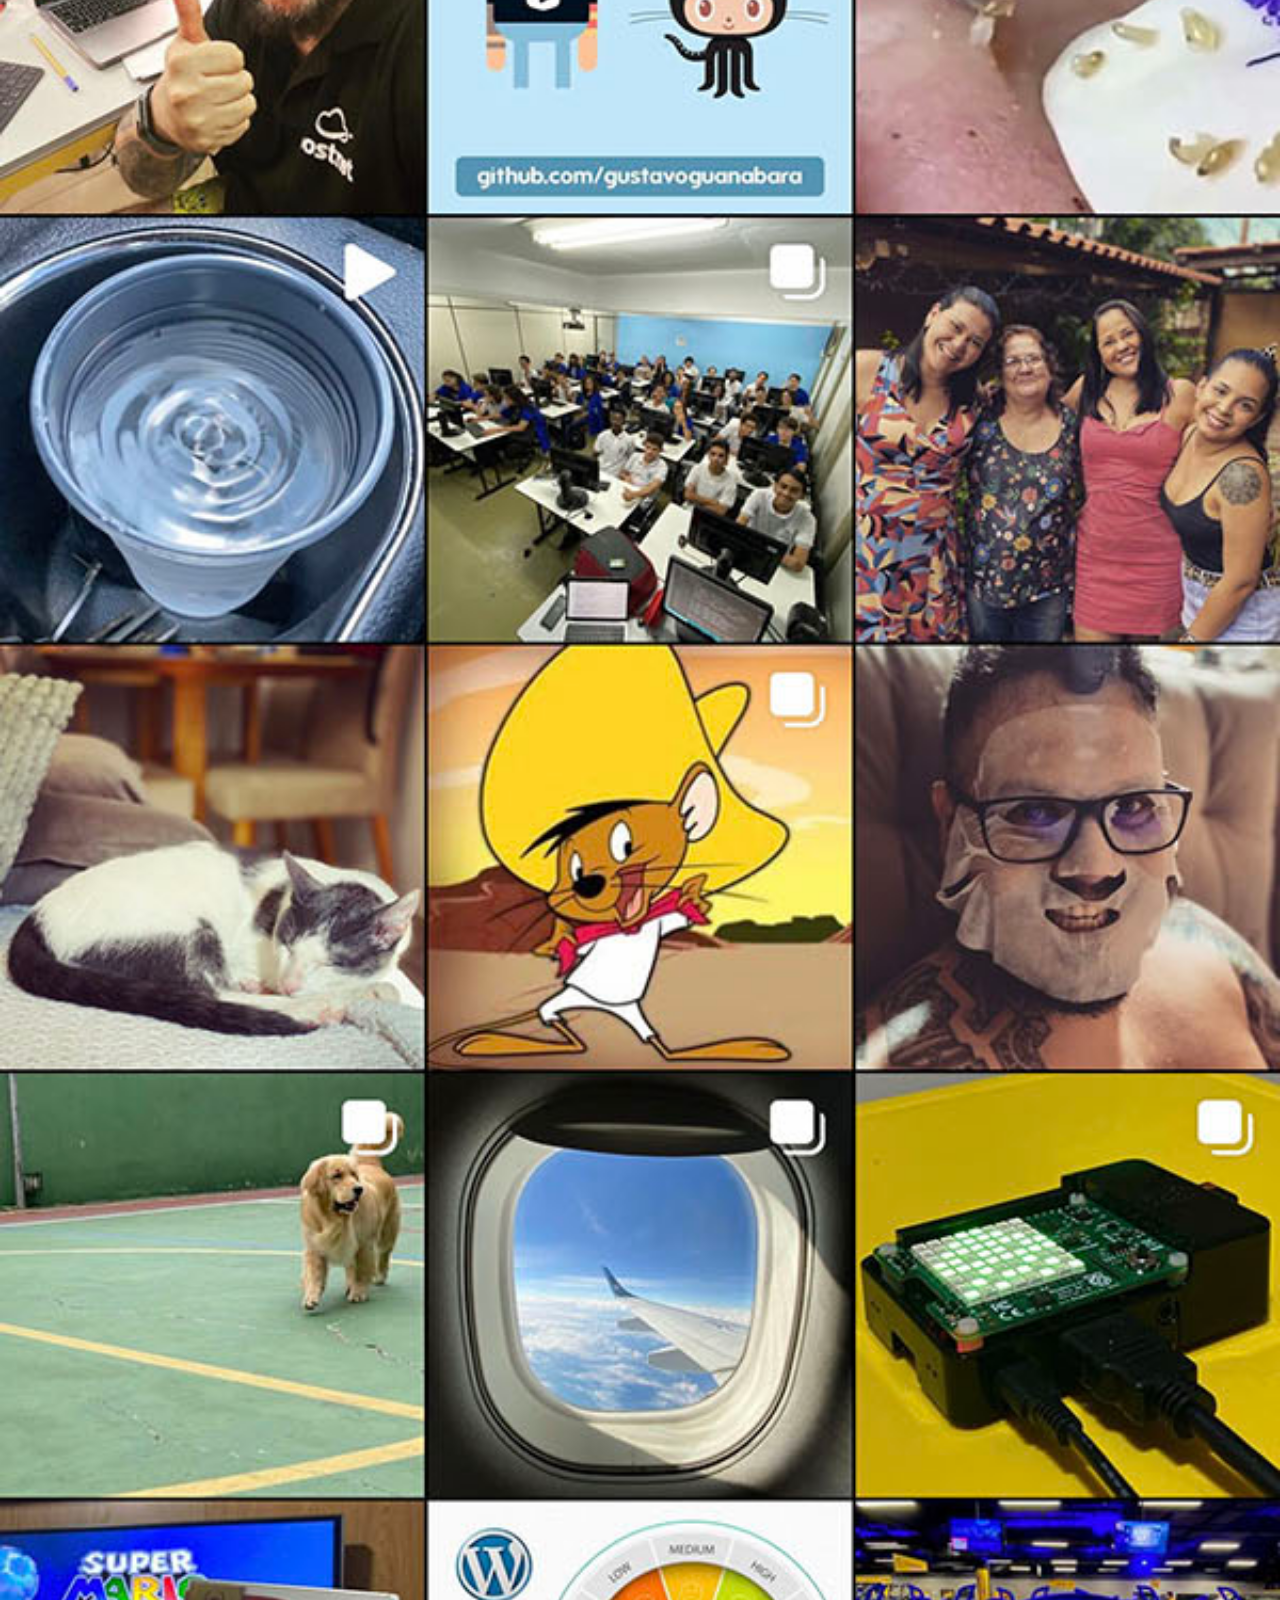
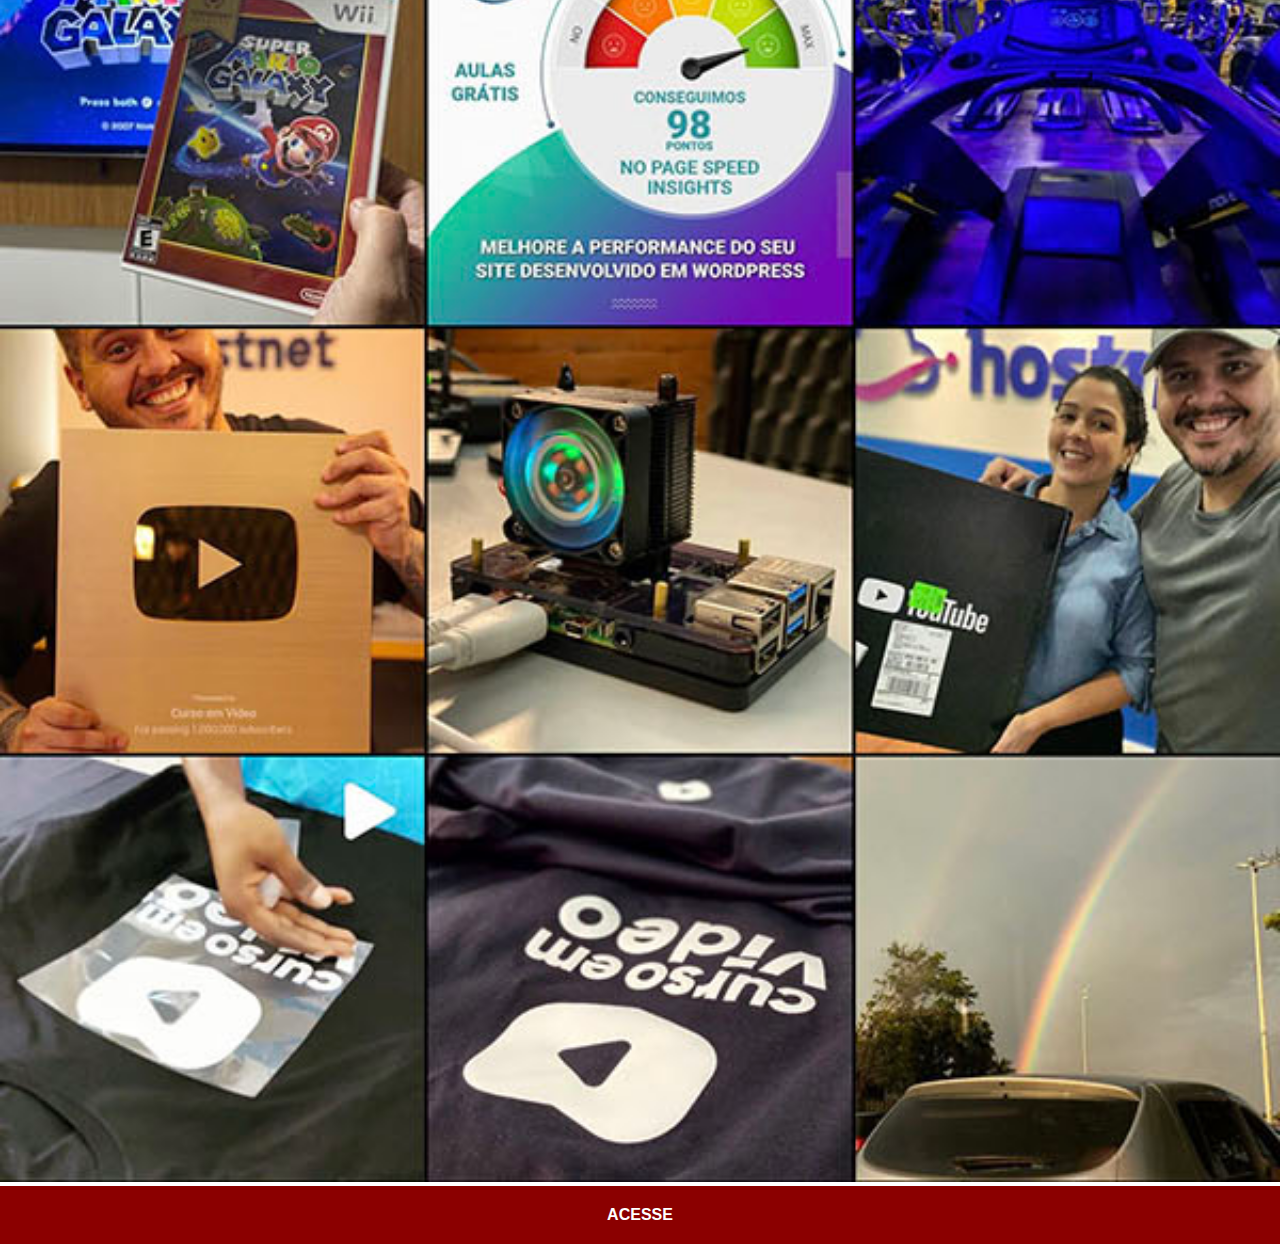
<file: instagram.html>
<!DOCTYPE html>
<html lang="pt-br">
<head>
    <meta charset="UTF-8">
    <meta name="viewport" content="width=device-width, initial-scale=1.0">
    <title>Instagram</title>
    <link rel="stylesheet" href="estilos/social.css">
</head>
<body>
    <img src="imagens/tela-instagram.jpg" alt="Instagram">
    <a href="https://www.instagram.com/gustavoguanabara/" target="_blank">ACESSE</a>
</body>
</html>
</file>
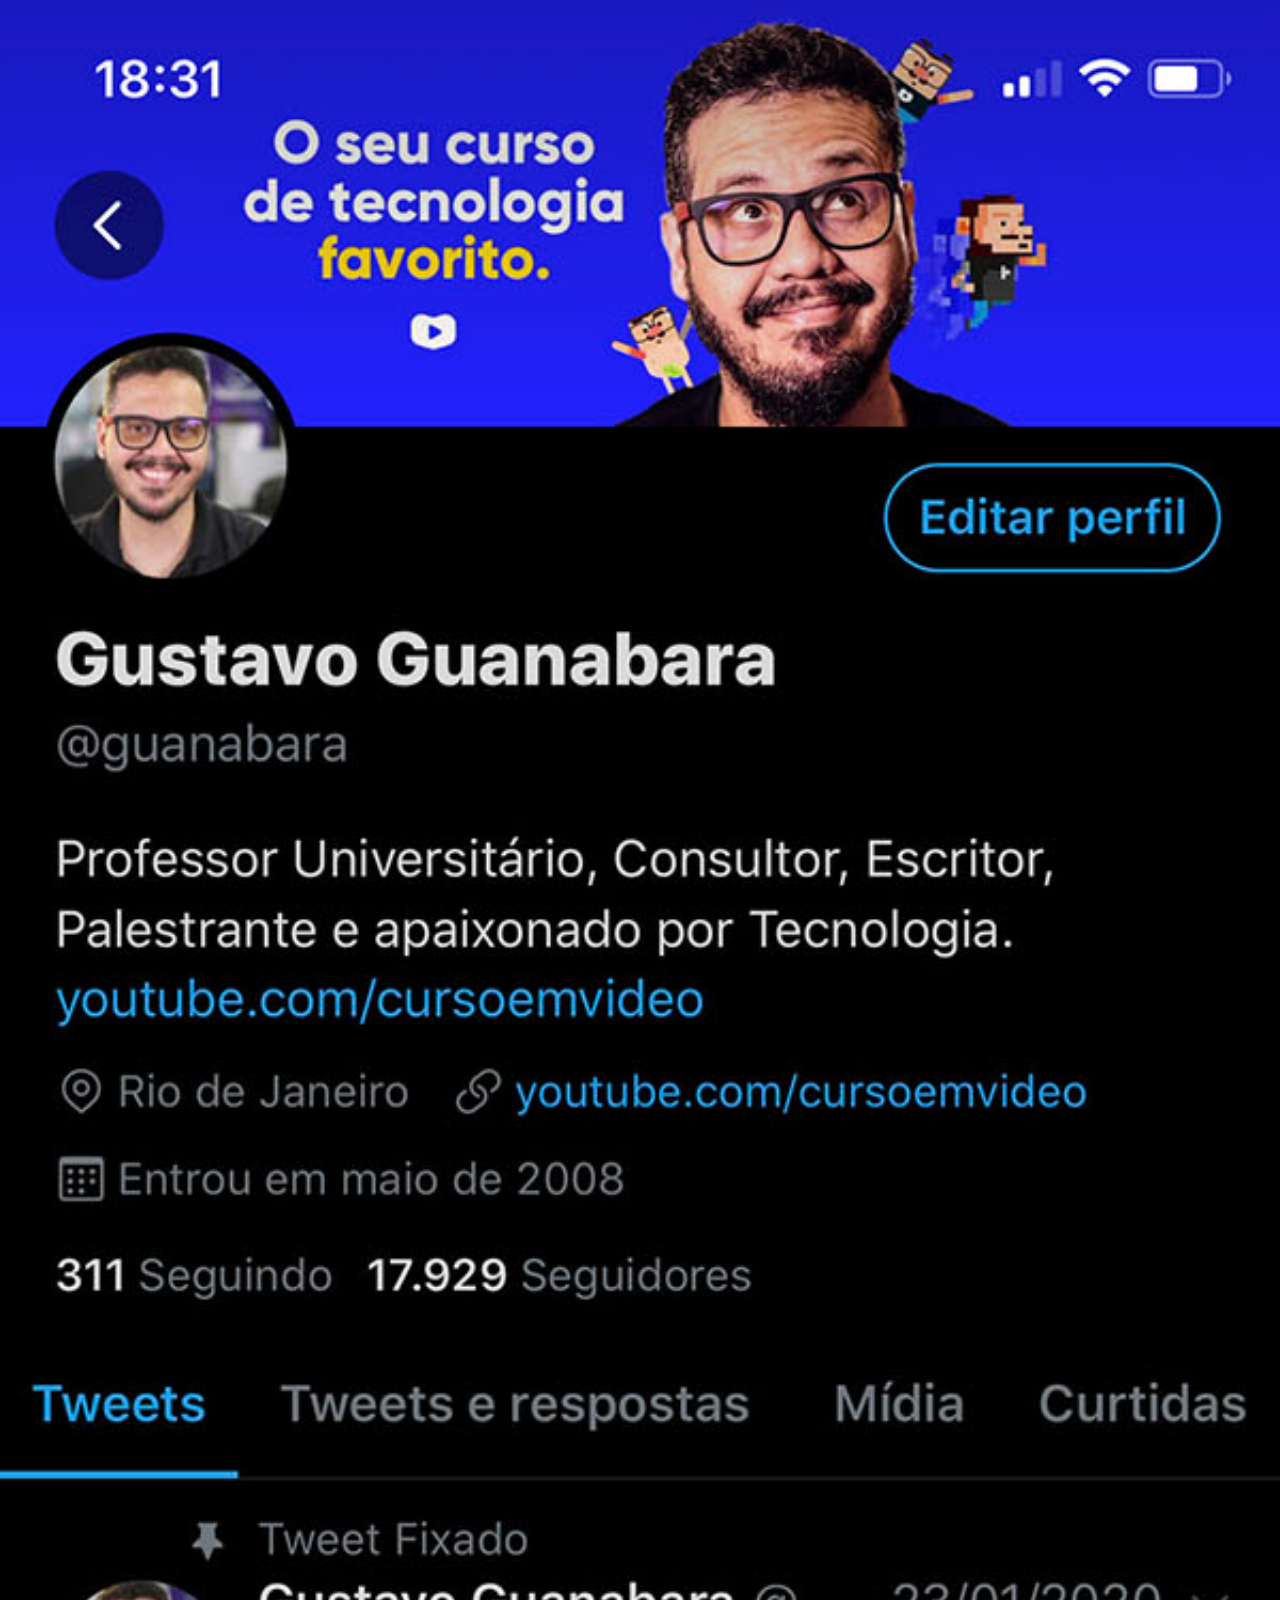
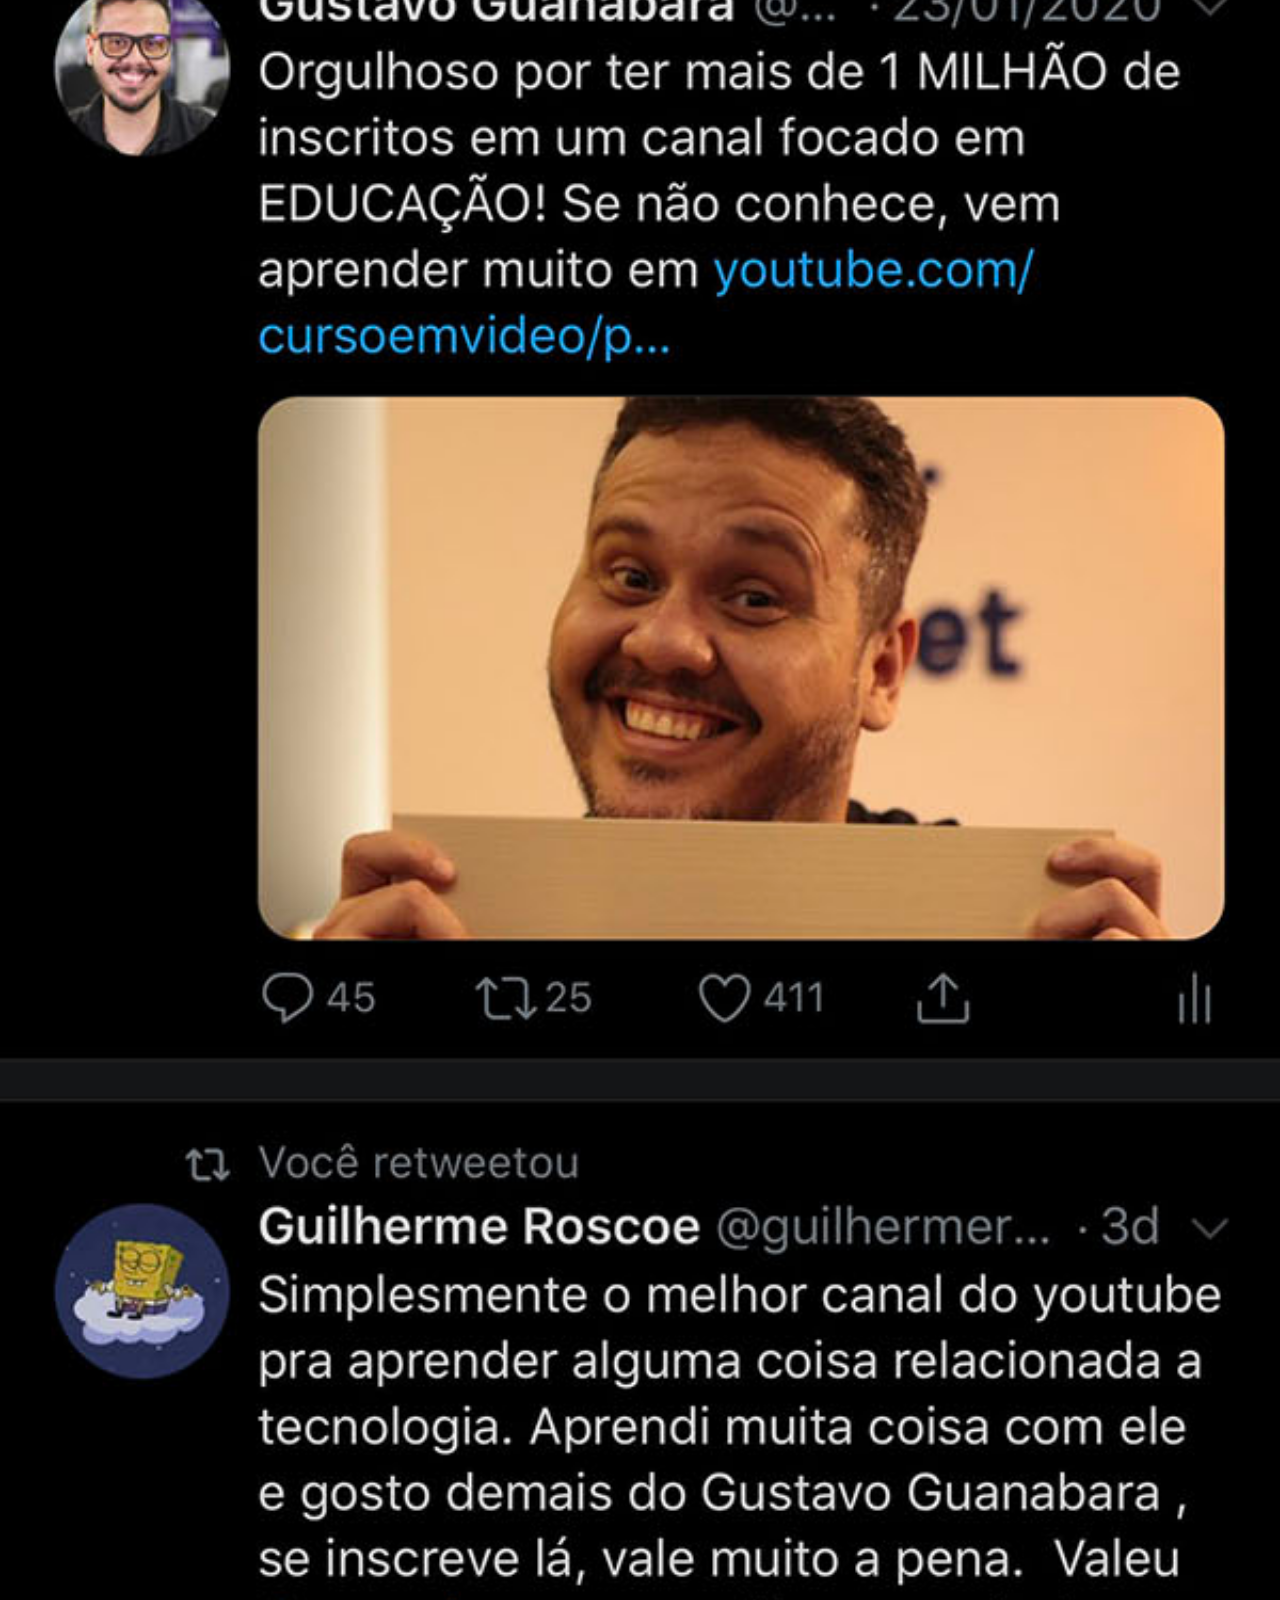
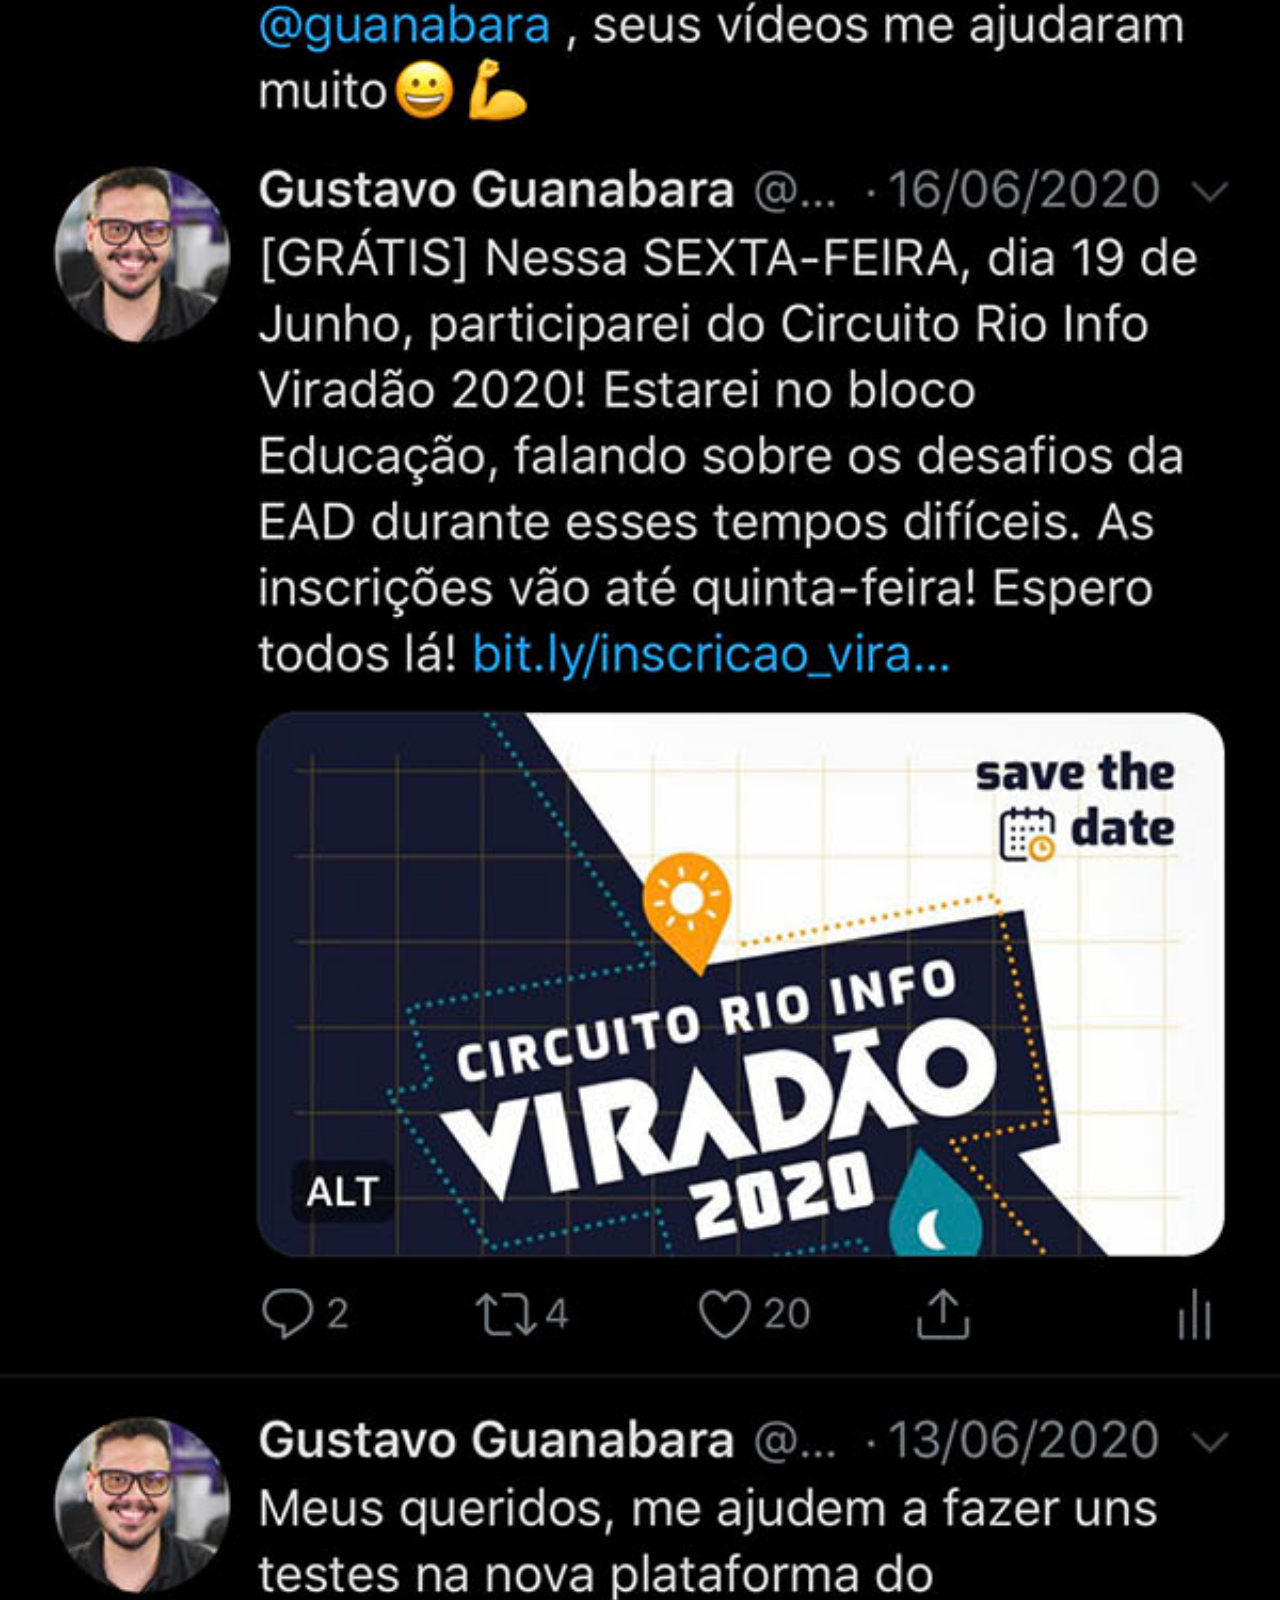
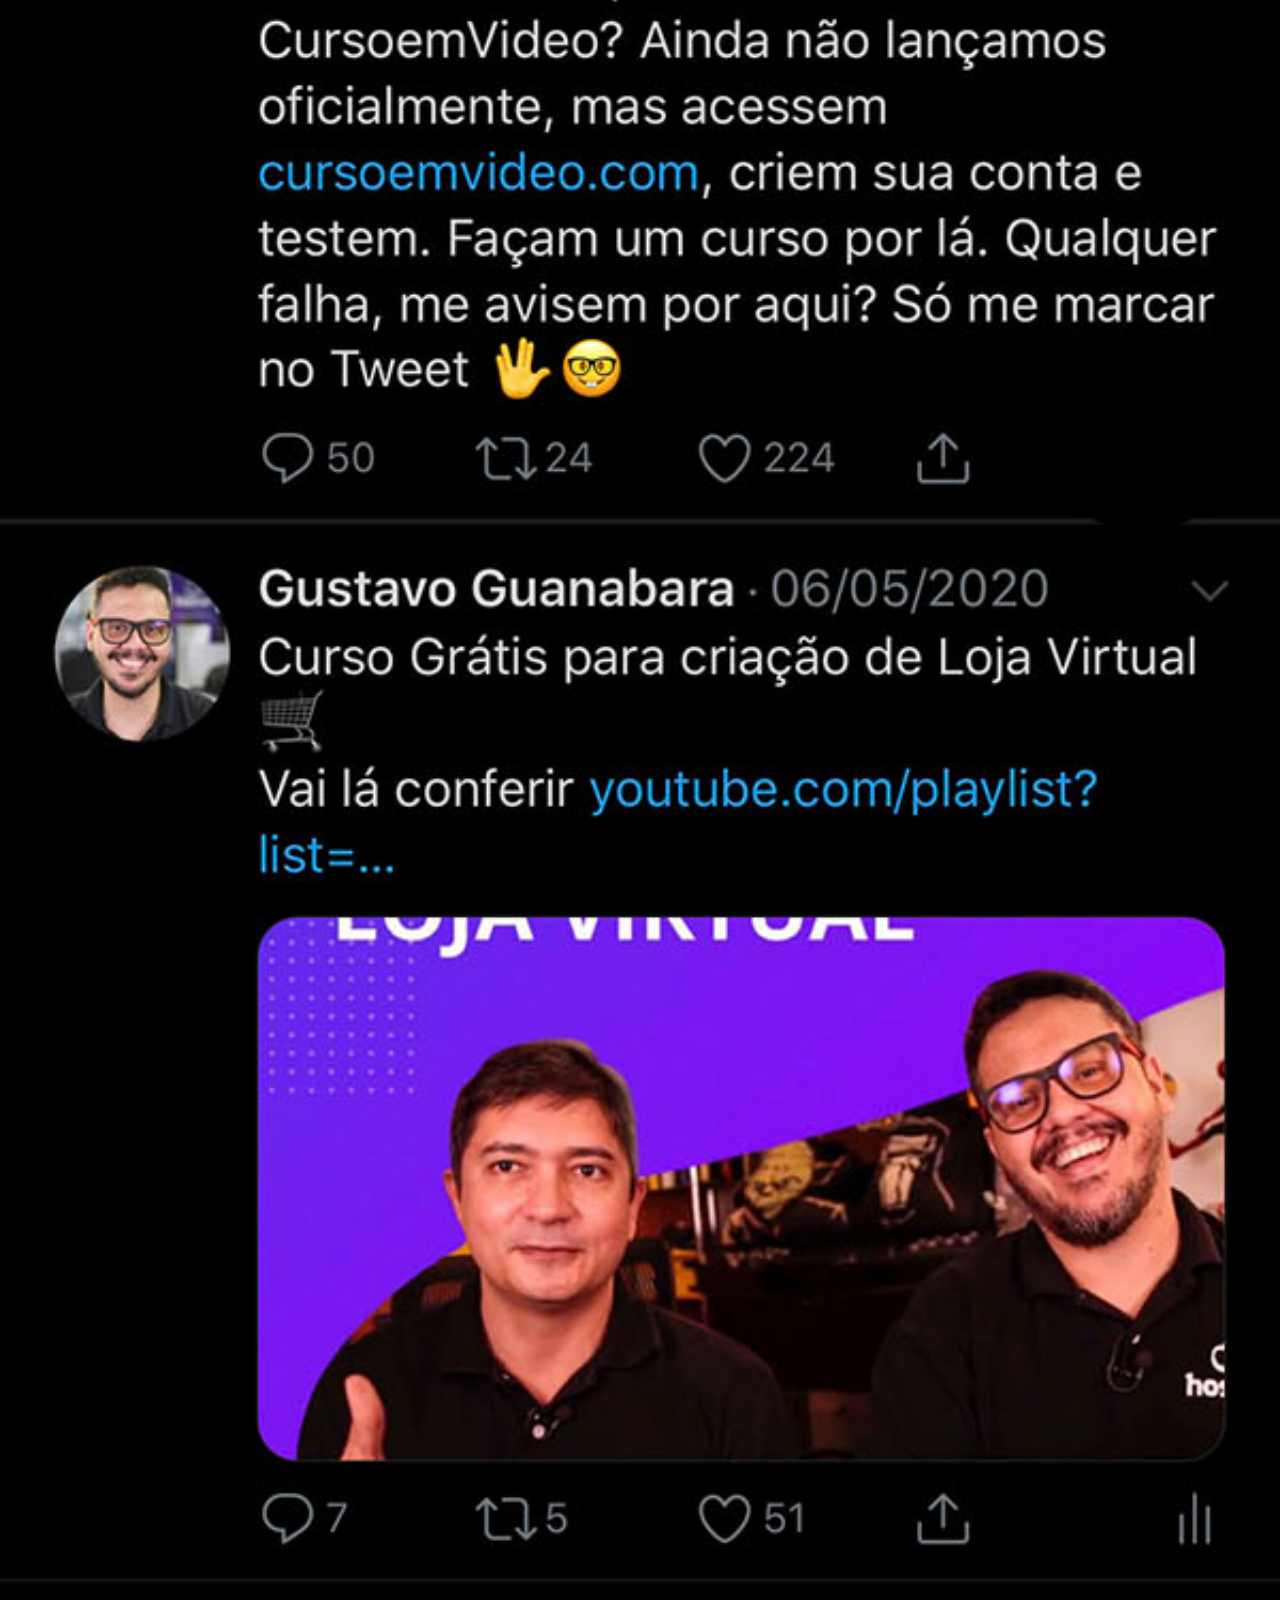
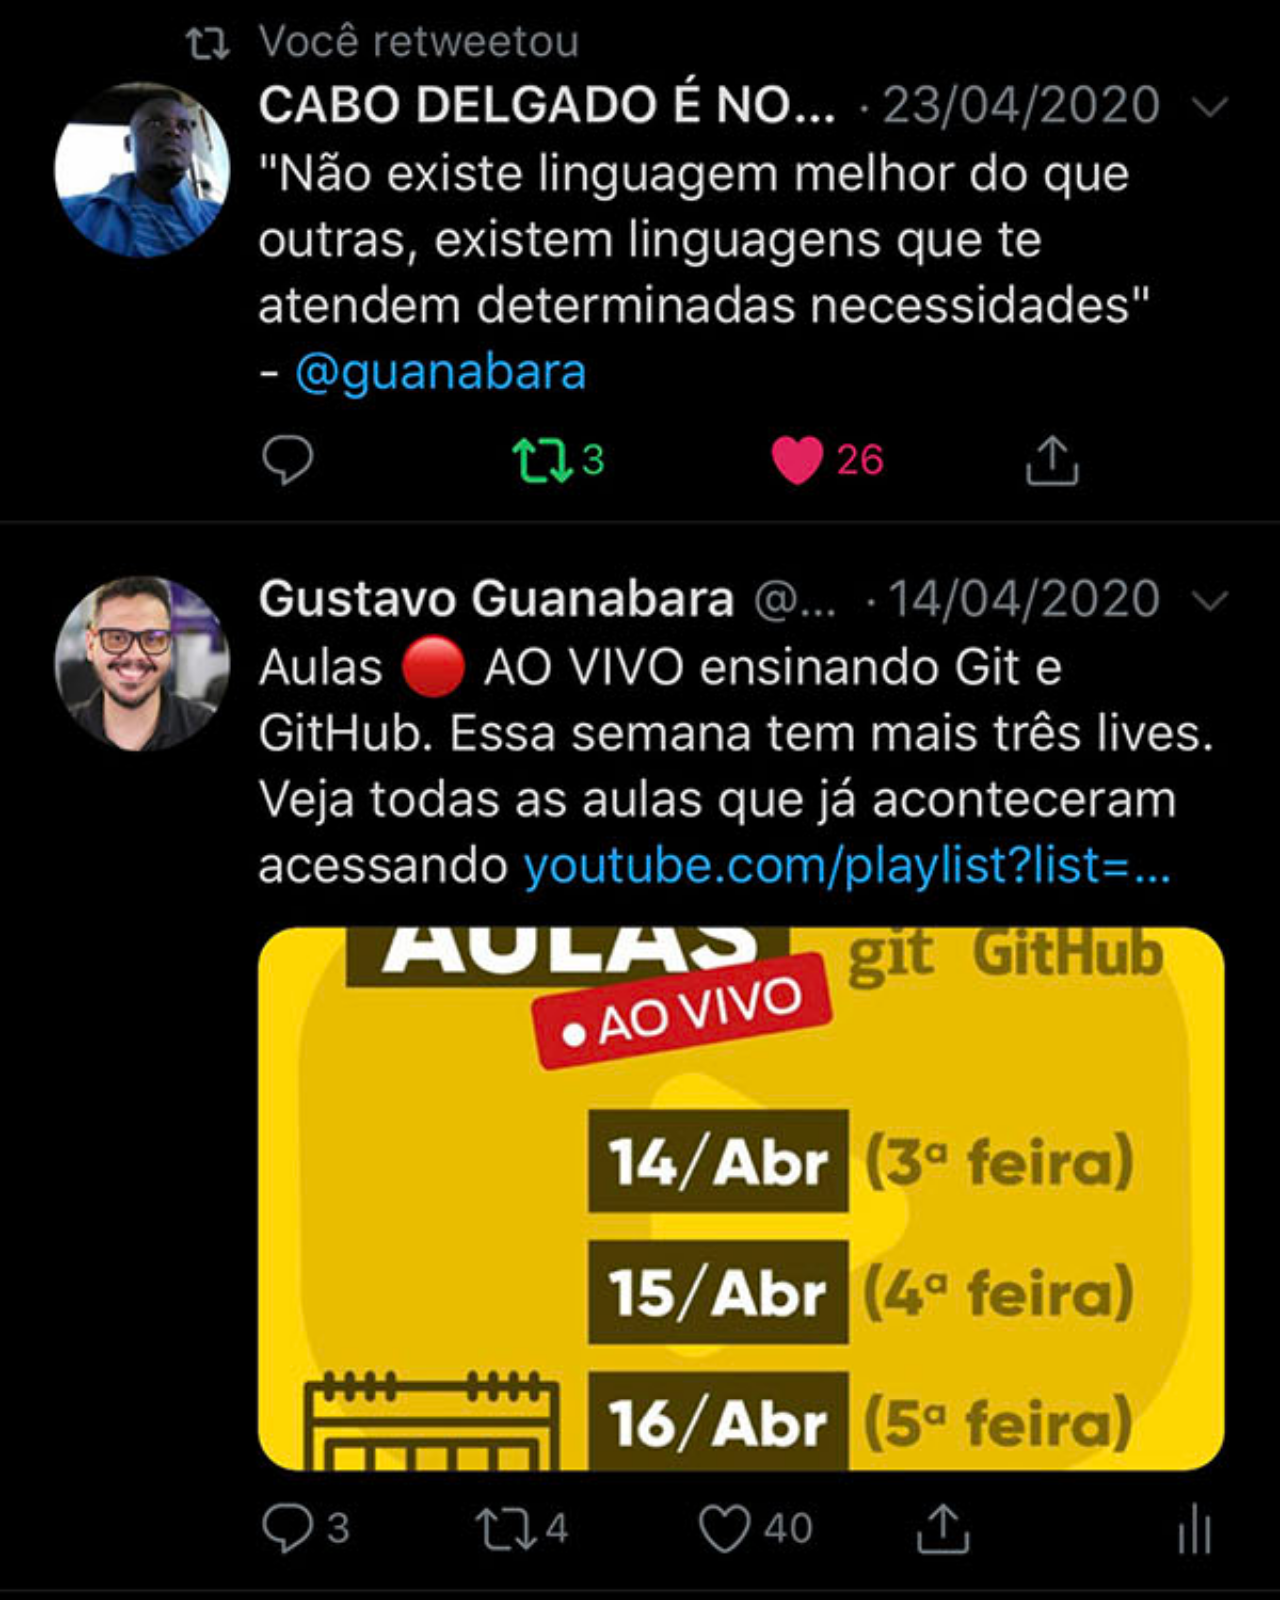
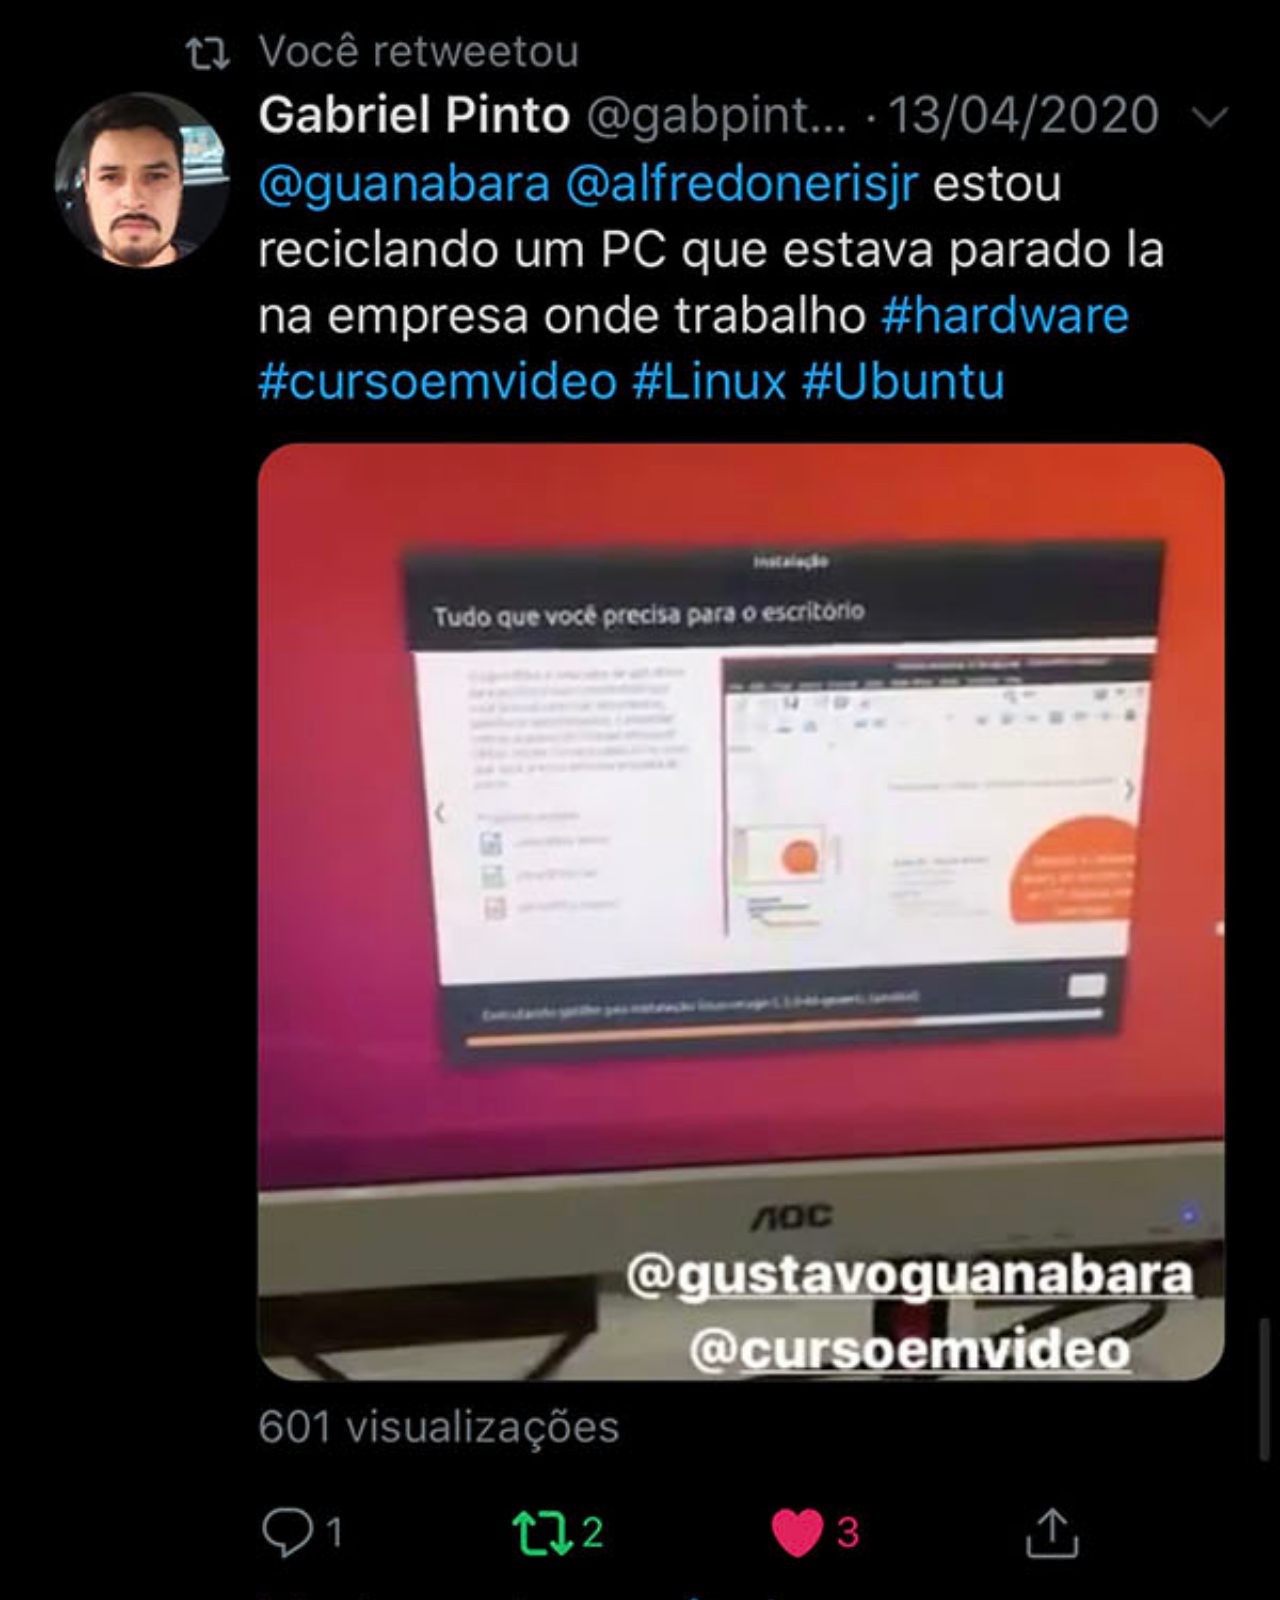
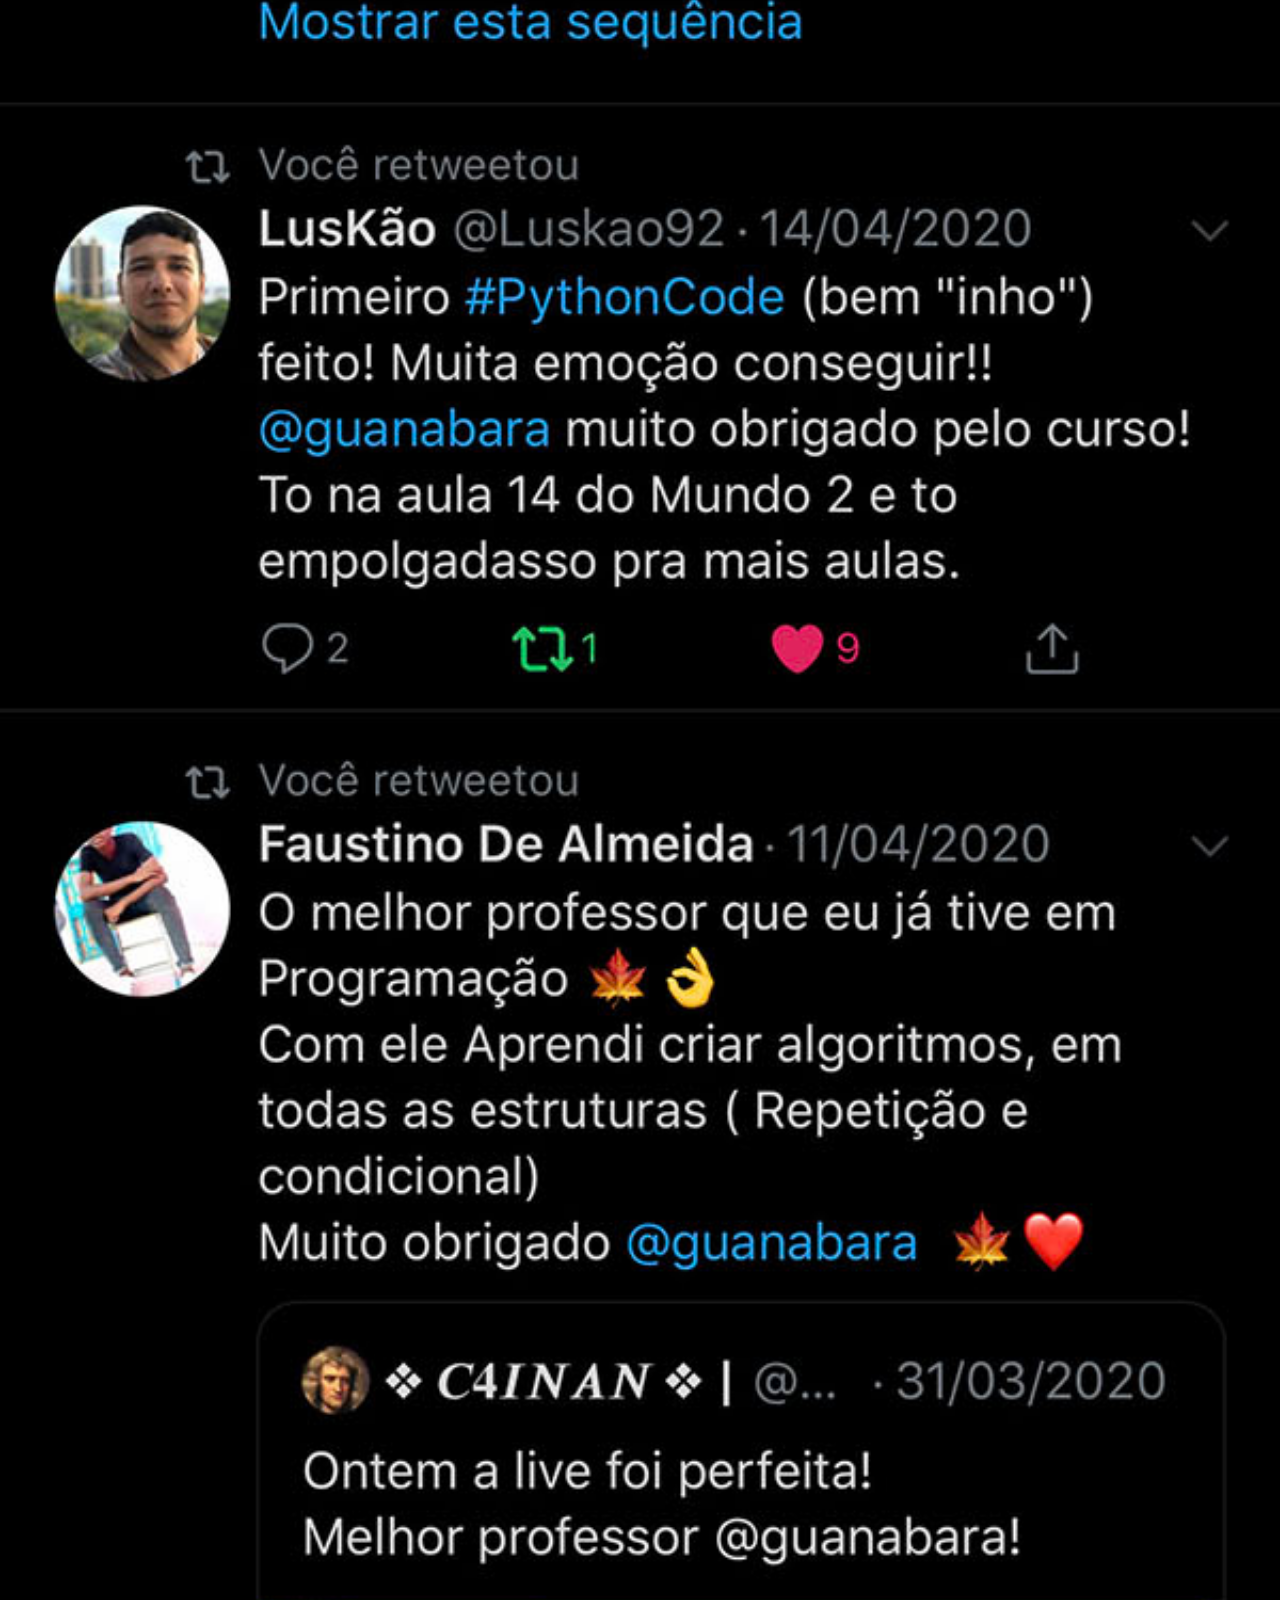
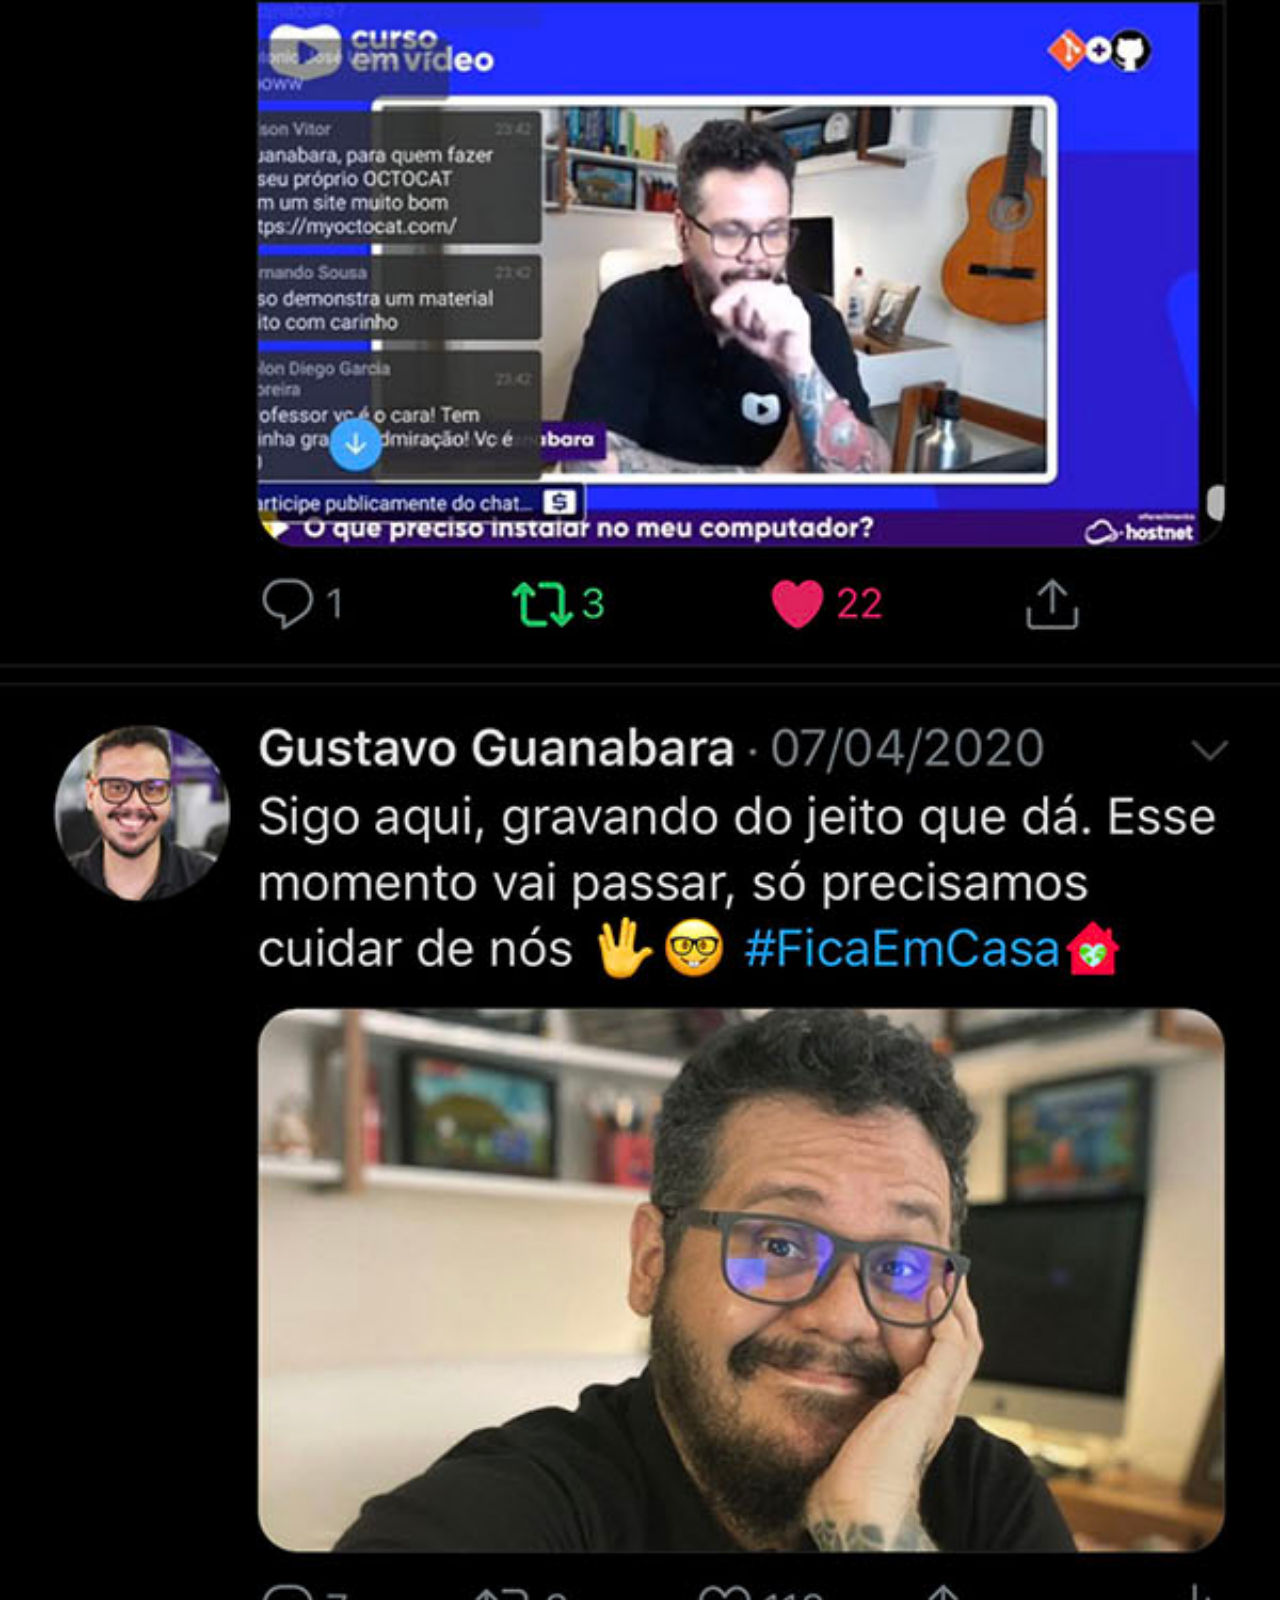
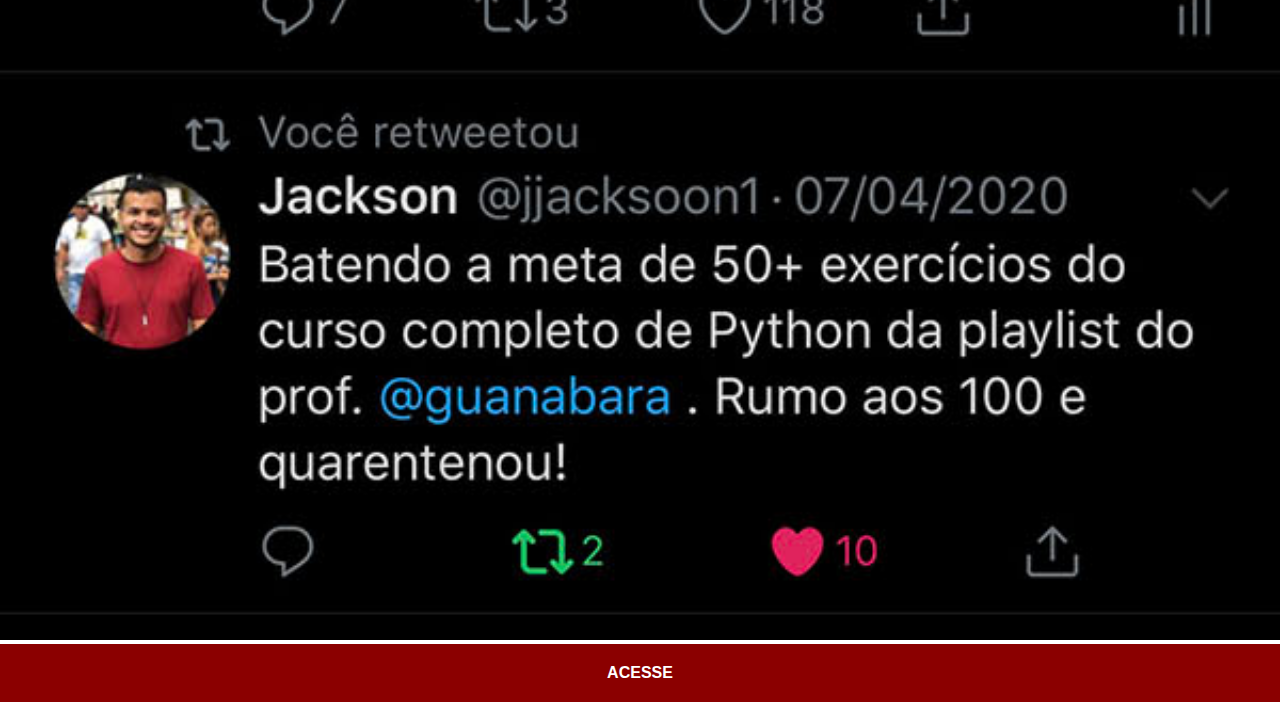
<file: twitter.html>
<!DOCTYPE html>
<html lang="pt-br">
<head>
    <meta charset="UTF-8">
    <meta name="viewport" content="width=device-width, initial-scale=1.0">
    <title>Twitter</title>
    <link rel="stylesheet" href="estilos/social.css">
</head>
<body>
    <img src="imagens/tela-twitter.jpg" alt="Twitter">
    <a href="https://www.twitter.com/gustavoguanabara/" target="_blank">ACESSE</a>
</body>

</html>
</file>
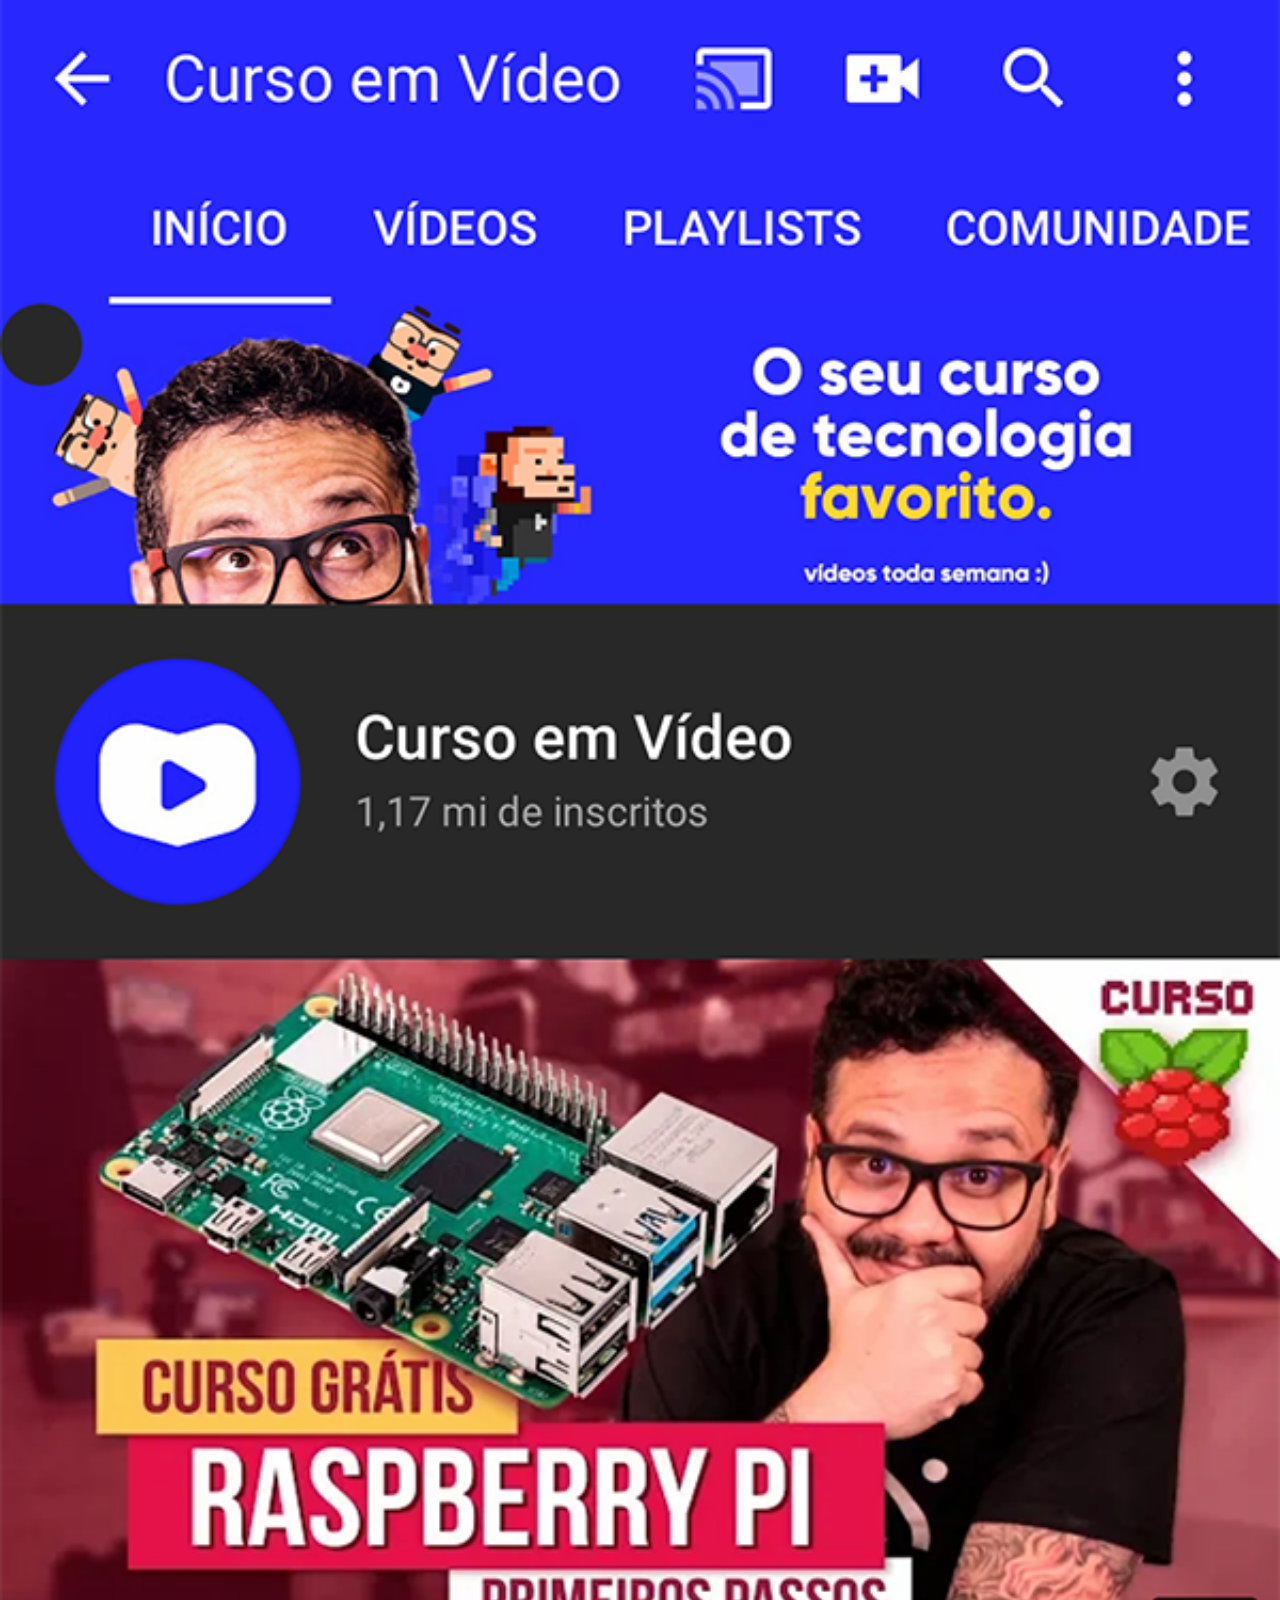
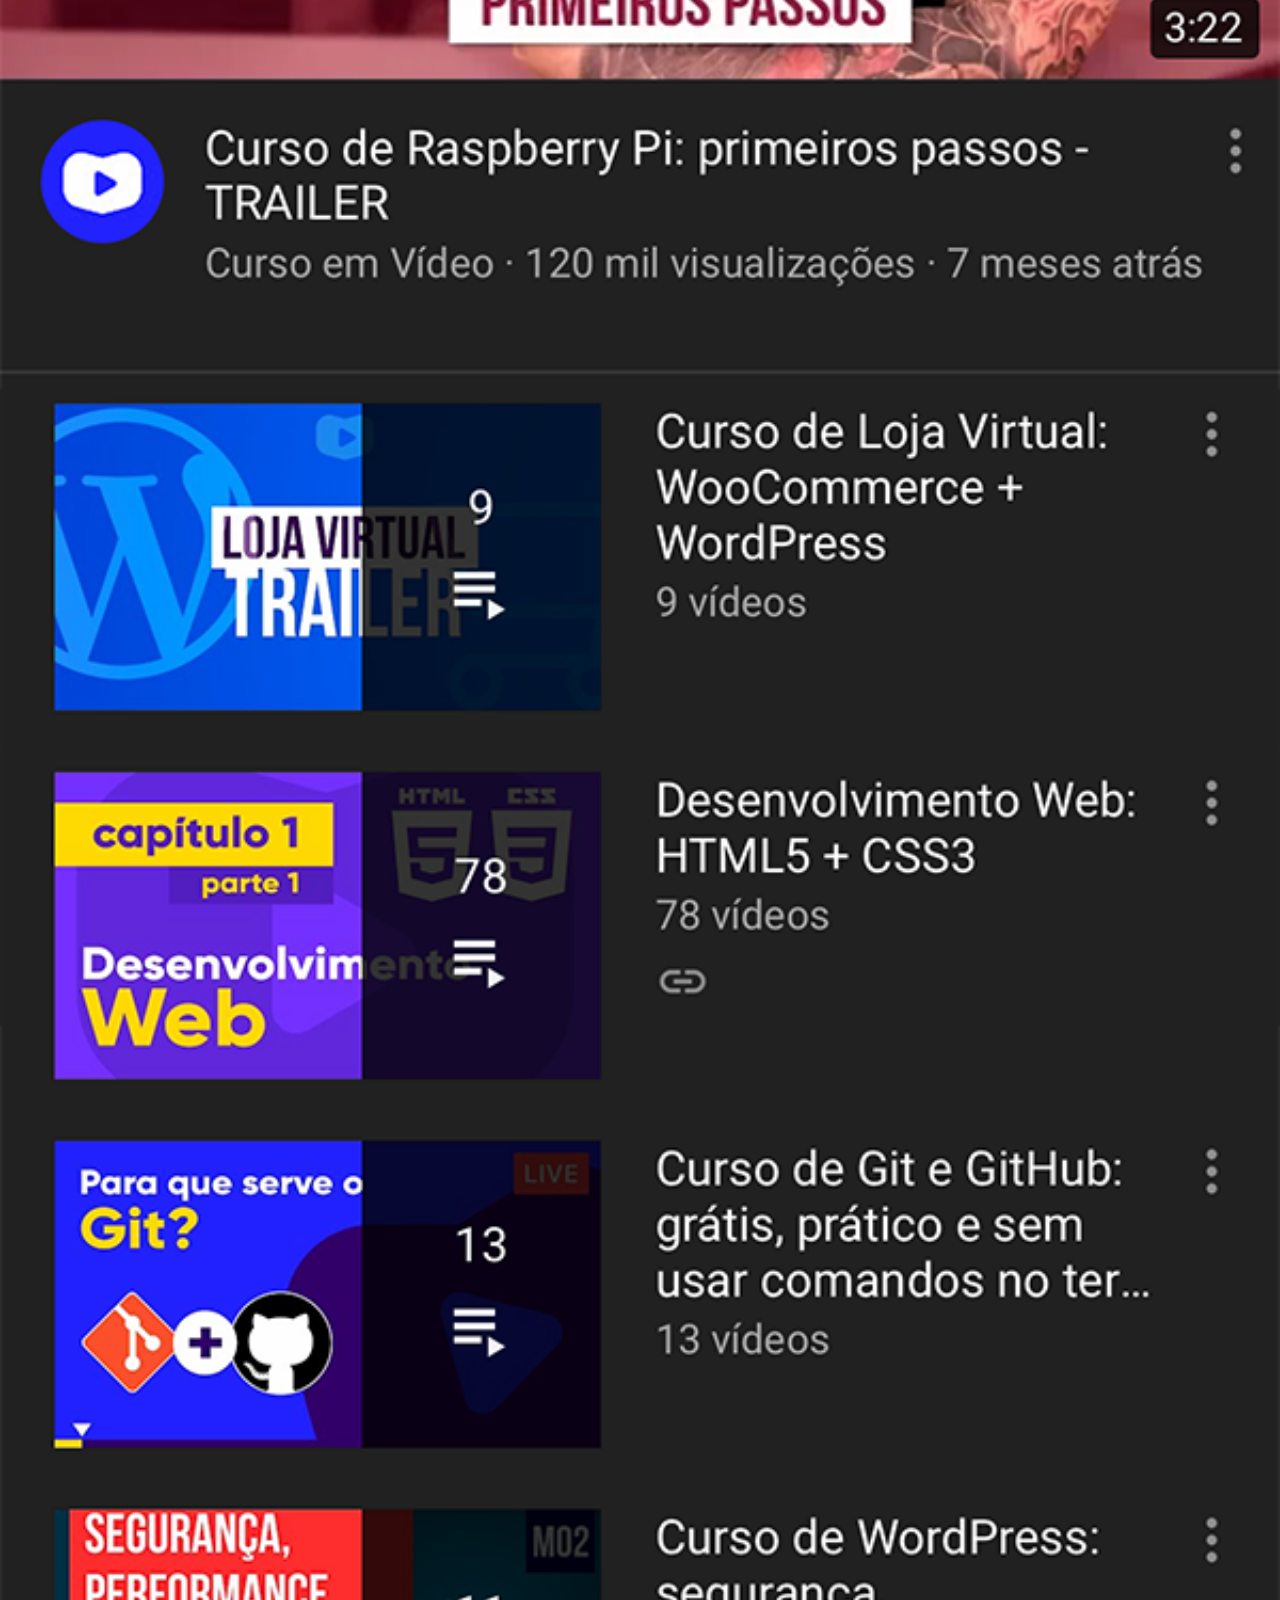
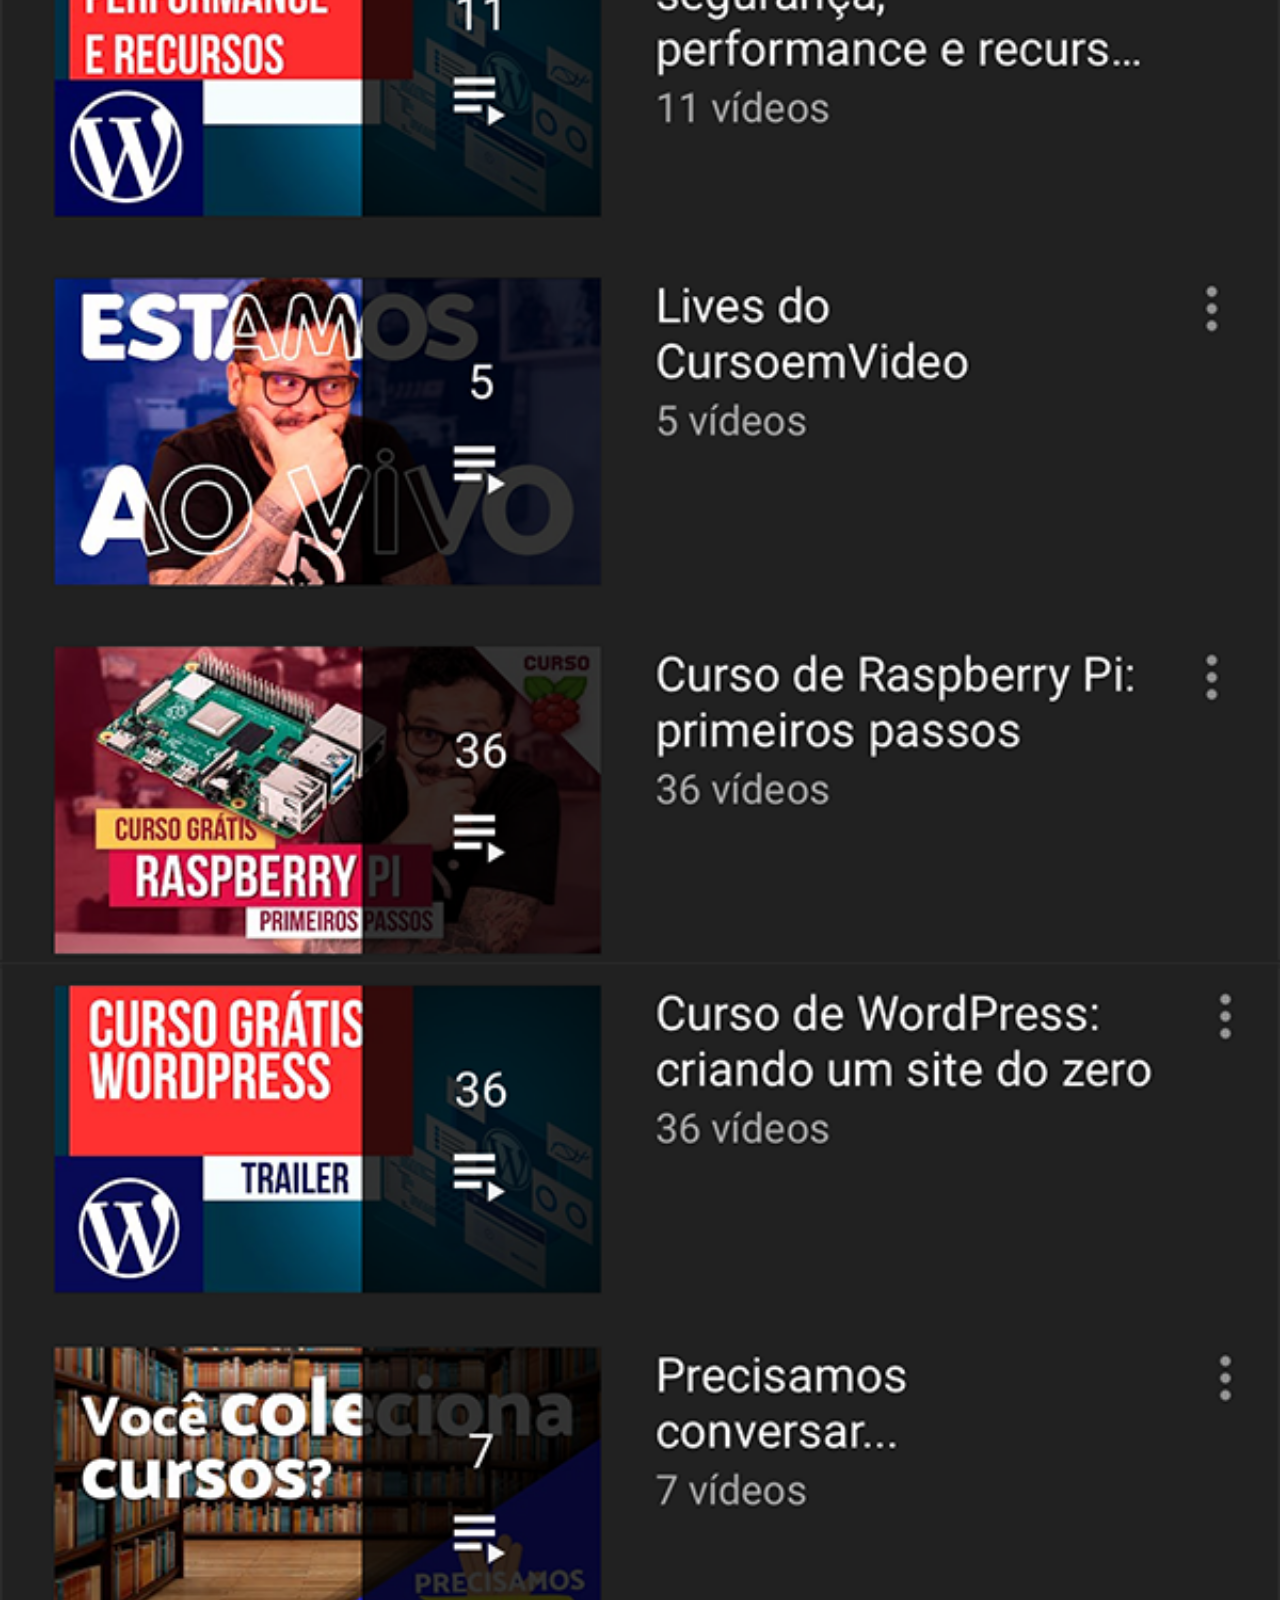
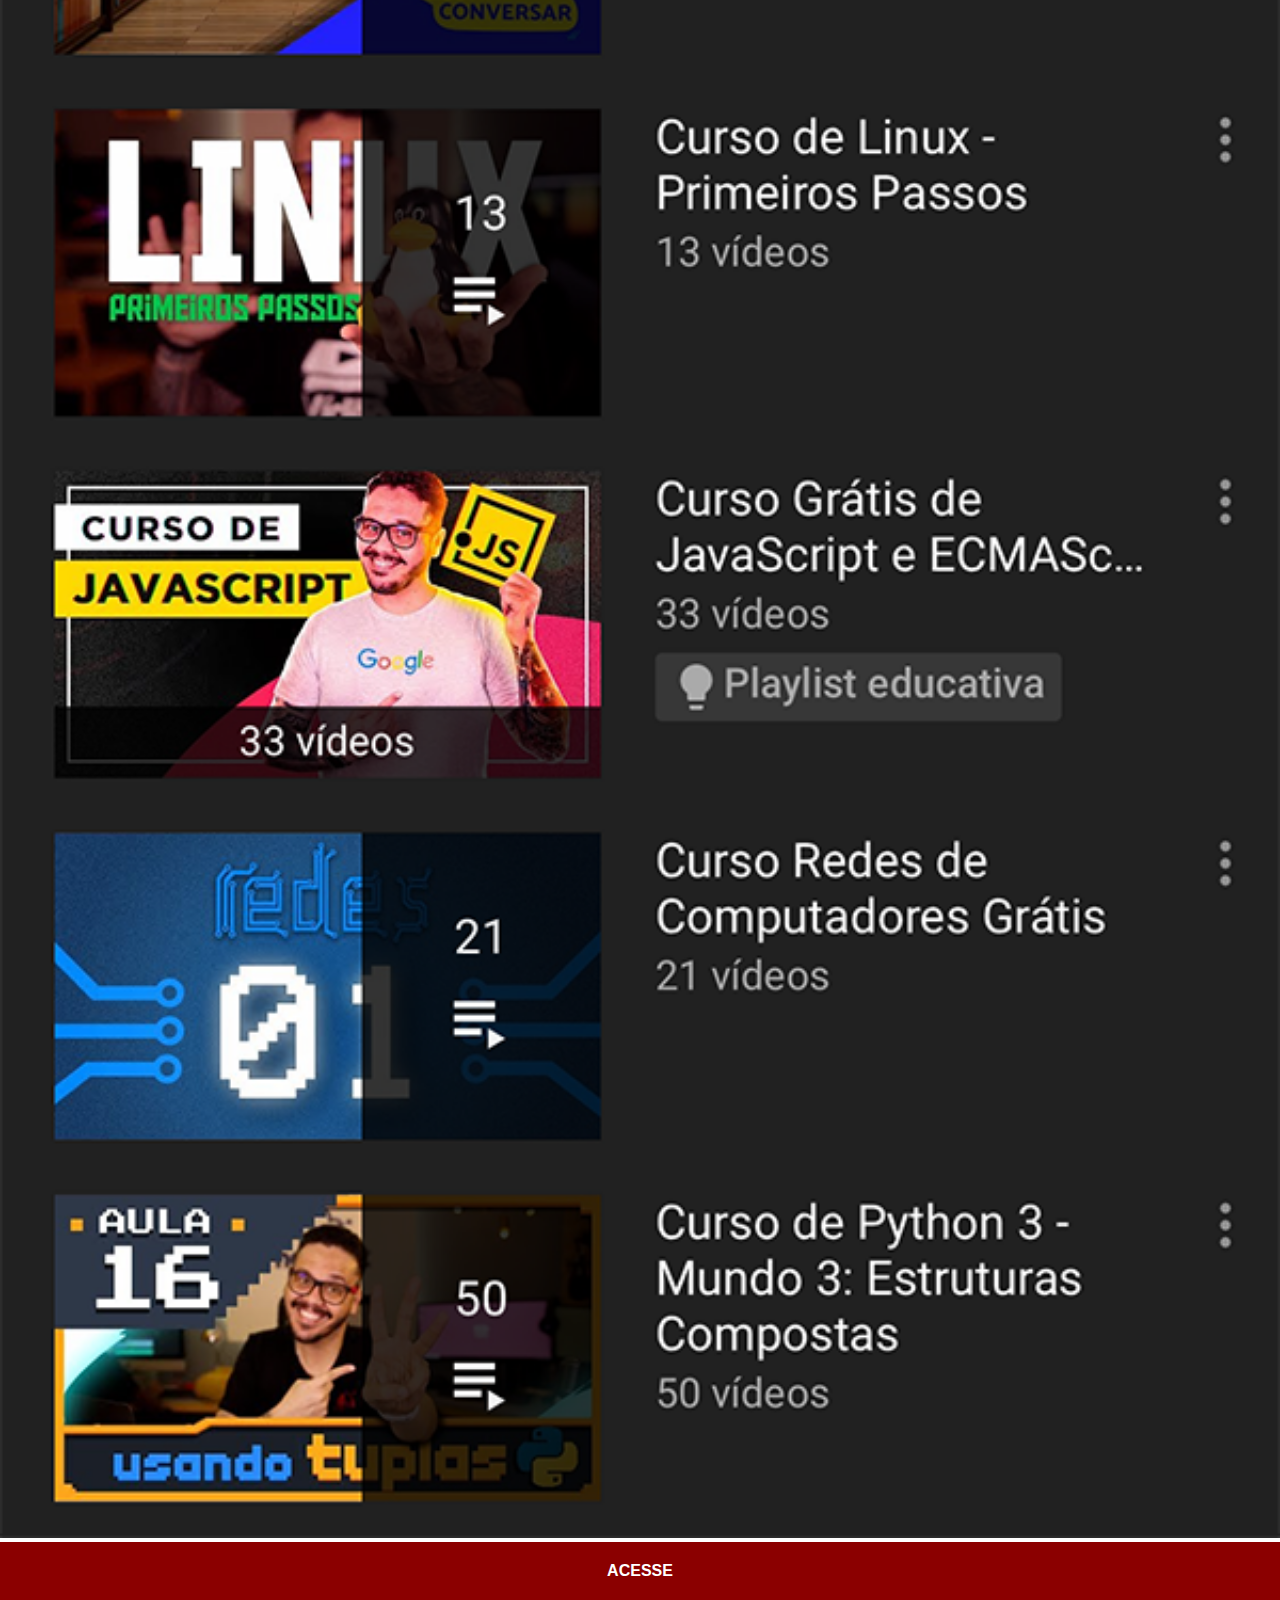
<file: youtube.html>
<!DOCTYPE html>
<html lang="pt-br">
<head>
    <meta charset="UTF-8">
    <meta name="viewport" content="width=device-width, initial-scale=1.0">
    <title>YouTube</title>
    <link rel="stylesheet" href="estilos/social.css">

</head>
<body>
    <img src="imagens/tela-youtube.png" alt="YouTube">
    <a href="https://www.youtube.com/uer/cursoemvideo/playlists" target="_black">ACESSE</a>
</body>
</html>
</file>
<file: estilos/style.css>
@charset "UTF-8";

* {
    margin: 0px;
    padding: 0px;
    font-family: Arial, Helvetica, sans-serif; 
}

html, body {
    height: 100vh;
    width: 100vw;
    background-color: black;
}

body{
    background: url(../imagens/fundo-madeira.jpg)
    no-repeat top center;
    background-size: cover;
    background-attachment: fixed;
}

main {
    height: 100vh;
    position: relative;
}

section#telefone {
    position: absolute;
    top: 50%;
    left: 50%;
    transform: translate(-50%, -50%);
    height: 627px;
    width: 311px;
    background-color: blue;
    background: url('../imagens/frame-iphone.png')
    no-repeat;
}

iframe#tela {
    position: relative;
    top: 80px;
    left: 22px;
    width: 269px;
    height: 471px;
}

section#redes-sociais {
    text-align: right;
}

section#redes-sociais img {
    width: 50px;
    margin: 10px;
    border-radius: 50%;
    box-shadow: 2px 2px 5px rgb(0, 0, 0, 0.400);
    box-sizing: border-box;
}

section#redes-sociais img:hover {
    border: 2px solid rgb(255, 231, 231);
    transform: translate(-3px, -3px);
    box-shadow: 5px 5 px 10px rgba(0, 0, 0, 0.603);
    transition: transform .3s, border 2s;
}
</file>
<file: estilos/social.css>
@charset "UTF-8";


* {
    margin: 0px;
    padding: 0px;
    font-family: Arial, Helvetica, sans-serif
}

::-webkit-scrollbar {
    width: 0px;
    height: 0px;
}

img {
    width: 100vw;
}

a {
    display: block;
    background-color: darkred;
    color: white;
    padding: 20px;
    text-align: center;
    font-weight: bolder;
    text-decoration: none;
}

a:hover {
    background-color: red;
}
</file>
